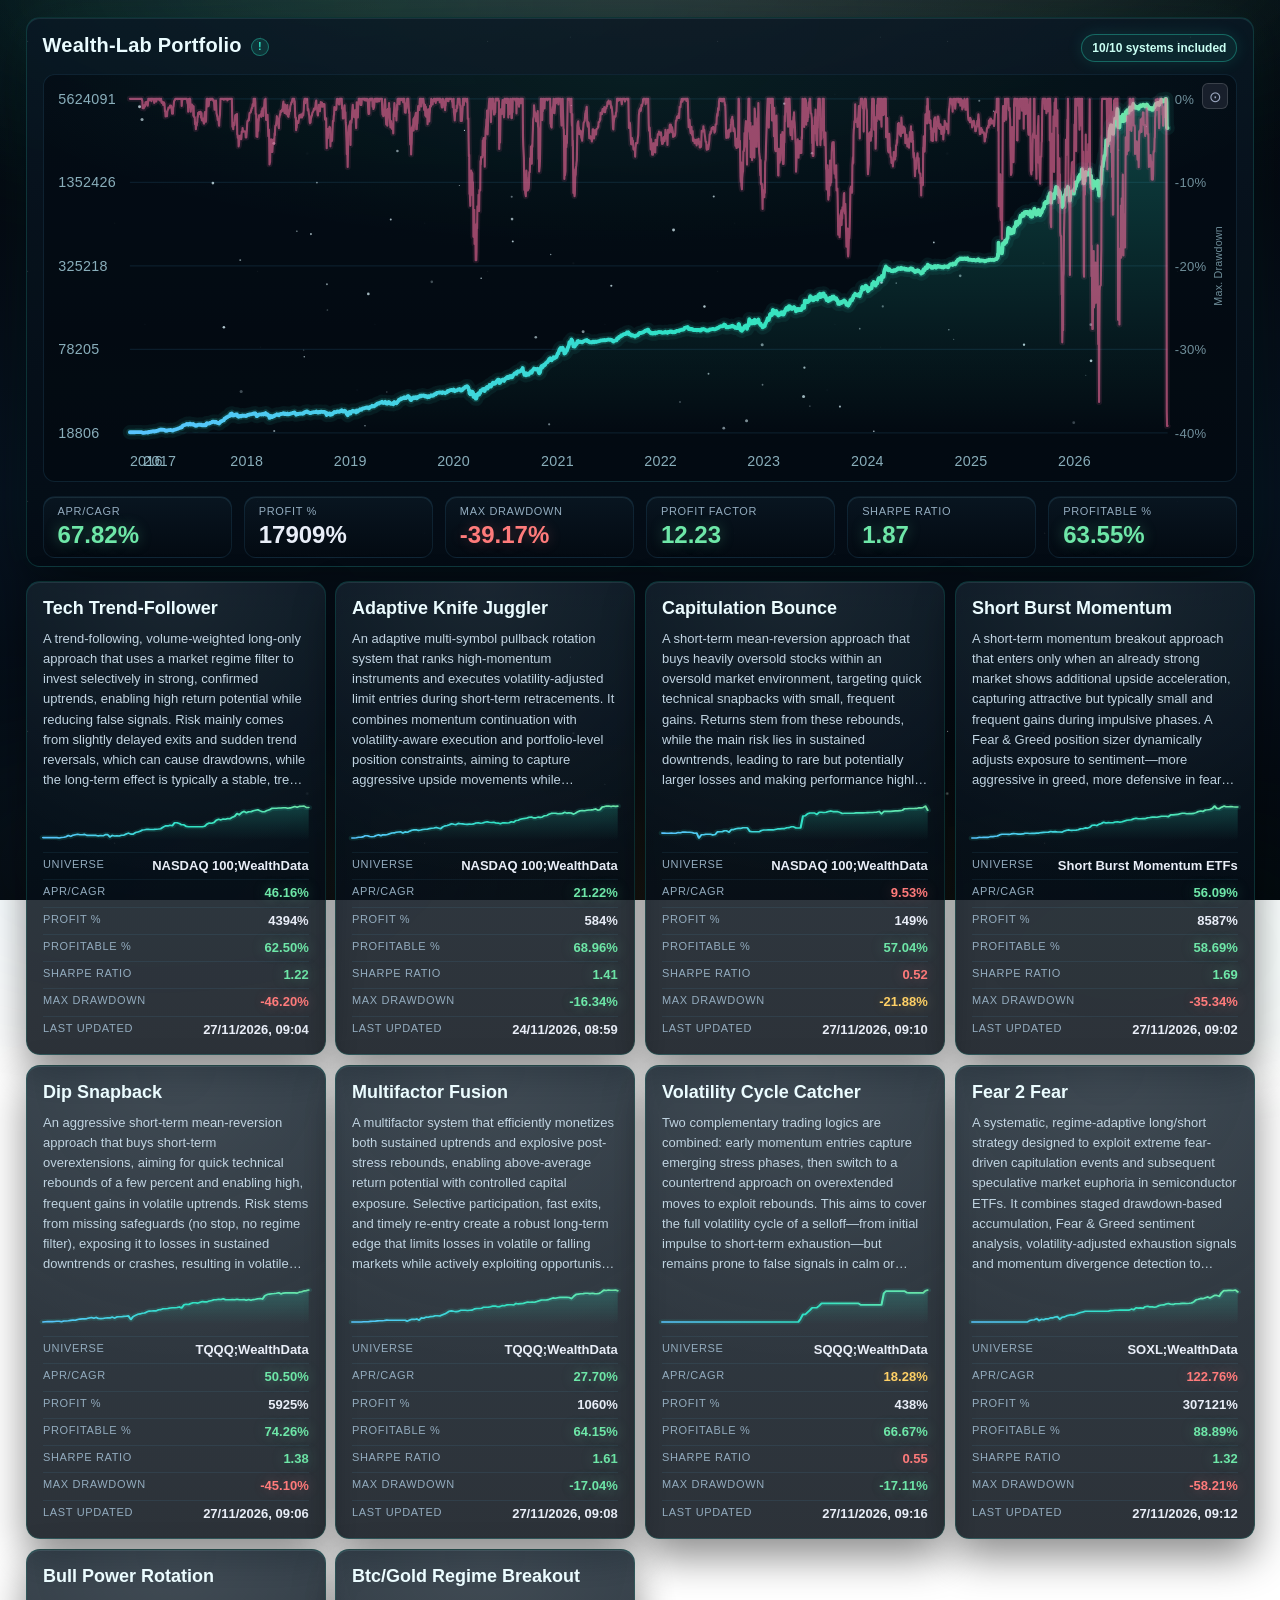
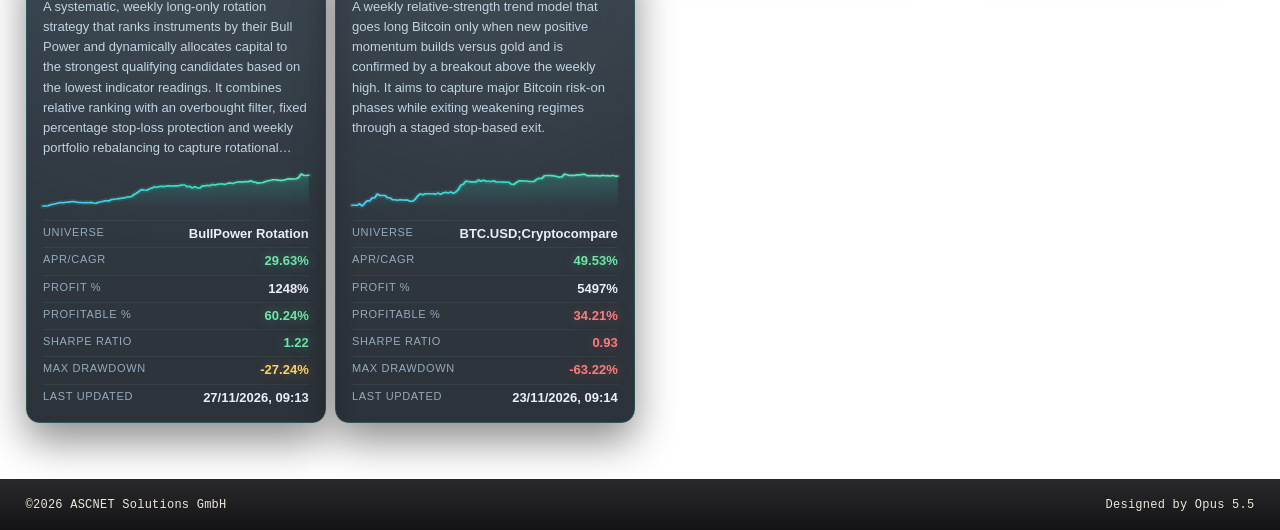
<file: index.html>
<!DOCTYPE html>
<html lang="en">

<head>
    <meta charset="UTF-8" />
    <meta name="viewport" content="width=device-width, initial-scale=1.0" />
    <title>Wealth-Lab Meta-Portfolio | Systematic Trading Systems Overview</title>
    <meta name="description" content="Live overview of the Wealth-Lab Meta-Portfolio — a multi-strategy, regime-aware systematic trading framework active since 2016. Track equity performance, drawdowns and key metrics across all independent trading systems." />
    <meta name="robots" content="index, follow" />
    <link rel="canonical" href="https://wl-trading-systems.ascnet.ch/" />
    <meta property="og:title" content="Wealth-Lab Meta-Portfolio" />
    <meta property="og:description" content="Live performance dashboard of a systematic multi-strategy portfolio active since 2016." />
    <meta property="og:type" content="website" />
    <meta property="og:url" content="https://wl-trading-systems.ascnet.ch/" />
    <script type="application/ld+json">
    {
      "@context": "https://schema.org",
      "@type": "WebSite",
      "name": "Wealth-Lab Meta-Portfolio",
      "url": "https://wl-trading-systems.ascnet.ch/",
      "description": "Systematic multi-strategy trading portfolio dashboard, active since 2016."
    }
    </script>
    <link rel="stylesheet" href="css/landing.css" />
    <link rel="stylesheet" href="css/motion.css" />
    <link rel="stylesheet" href="css/theme-aurora.css" />
    <script src="js/theme.js"></script>
</head>

<body>
    <div id="pageLoader" class="page-loader-overlay" role="status" aria-live="polite" aria-label="Loading dashboard overview">
        <div class="page-loader-card">
            <div class="page-loader-chart" aria-hidden="true">
                <svg class="loader-layer" viewBox="-4 -6 168 74" focusable="false">
                    <g class="loader-grid">
                        <line x1="0" y1="16" x2="160" y2="16"></line>
                        <line x1="0" y1="32" x2="160" y2="32"></line>
                        <line x1="0" y1="48" x2="160" y2="48"></line>
                    </g>
                    <g class="loader-bars">
                        <rect x="4" y="57" width="9" height="7" style="--i:0"></rect>
                        <rect x="19.4" y="53" width="9" height="11" style="--i:1"></rect>
                        <rect x="34.8" y="56" width="9" height="8" style="--i:2"></rect>
                        <rect x="50.2" y="51" width="9" height="13" style="--i:3"></rect>
                        <rect x="65.6" y="54" width="9" height="10" style="--i:4"></rect>
                        <rect x="81" y="49" width="9" height="15" style="--i:5"></rect>
                        <rect x="96.4" y="52" width="9" height="12" style="--i:6"></rect>
                        <rect x="111.8" y="55" width="9" height="9" style="--i:7"></rect>
                        <rect x="127.2" y="50" width="9" height="14" style="--i:8"></rect>
                        <rect x="142.6" y="48" width="9" height="16" style="--i:9"></rect>
                    </g>
                </svg>
                <div class="loader-reveal">
                    <div class="loader-reveal-inner">
                        <svg class="loader-layer" viewBox="-4 -6 168 74" focusable="false">
                            <defs>
                                <linearGradient id="loaderAreaFill" x1="0" y1="0" x2="0" y2="1">
                                    <stop offset="0%" stop-color="#58c4ff" stop-opacity="0.35"></stop>
                                    <stop offset="100%" stop-color="#58c4ff" stop-opacity="0"></stop>
                                </linearGradient>
                            </defs>
                            <path class="loader-area" d="M4 50 L18 44 L28 47 L40 36 L52 40 L64 29 L76 33 L88 23 L100 27 L112 16 L124 20 L138 11 L154 7 L154 64 L4 64 Z"></path>
                            <path class="loader-line-glow" d="M4 50 L18 44 L28 47 L40 36 L52 40 L64 29 L76 33 L88 23 L100 27 L112 16 L124 20 L138 11 L154 7"></path>
                            <path class="loader-line" d="M4 50 L18 44 L28 47 L40 36 L52 40 L64 29 L76 33 L88 23 L100 27 L112 16 L124 20 L138 11 L154 7"></path>
                        </svg>
                    </div>
                </div>
                <svg class="loader-layer" viewBox="-4 -6 168 74" focusable="false">
                    <circle class="loader-pulse" cx="154" cy="7" r="3.5"></circle>
                    <circle class="loader-tip" cx="154" cy="7" r="3.5"></circle>
                </svg>
            </div>
            <div class="page-loader-title">Loading dashboard...</div>
            <div class="page-loader-text" id="pageLoaderText">Please wait while the overview is being prepared.</div>
        </div>
    </div>

    <main class="landing">
        <section class="portfolio-overview-section" aria-labelledby="portfolioOverviewTitle">
            <div class="portfolio-overview-card">
                <div class="portfolio-overview-header">
                    <div class="portfolio-title-wrap">
                        <h2 id="portfolioOverviewTitle" class="portfolio-overview-title">Wealth-Lab Portfolio</h2><span class="portfolio-info-tooltip">
                            <span class="portfolio-info-icon" aria-label="Portfolio history" role="img">!</span>
                            <span class="portfolio-info-box" role="tooltip">
                                The portfolio was initially established in 2016 with a small set of two systematic trading strategies. From the outset, the focus was on building a fully rule-based, process-driven framework with an emphasis on robustness and long-term survivability. Over time, one of the original strategies proved structurally sound and remains part of the portfolio today, while the other was retired as part of a disciplined validation and selection process.
                                <br><br>
                                Since 2019, the portfolio was systematically expanded through the addition of new strategies, each introduced following extensive research, testing and validation. These additions were not made simultaneously, but incrementally across multiple market cycles, allowing each component to be evaluated under different conditions before being integrated into the broader framework.
                                <br><br>
                                Throughout this period, all strategies were continuously refined and stress-tested, including through out-of-sample validation and portfolio-level analysis. Underperforming or redundant components were either improved or removed, ensuring that only resilient and complementary strategies remained.
                                <br><br>
                                The result is the current portfolio: a multi-strategy, regime-aware system composed of independently developed components that have been iteratively enhanced and integrated over several years. This evolutionary approach reflects a strong focus on process discipline, adaptability and the long-term stability of the overall system rather than short-term performance optimization.
                            </span>
                        </span>
                    </div>
                    <div class="portfolio-overview-status" id="portfolioOverviewStatus">Loading...</div>
                </div>
                <div class="portfolio-overview-chart-wrap">
                    <svg id="portfolioOverviewChart" viewBox="0 0 1000 340" preserveAspectRatio="xMidYMid meet" aria-label="Aggregated portfolio equity chart"></svg>
                </div>
                <div class="portfolio-kpi-grid grid-cards" id="portfolioOverviewCards" aria-live="polite"></div>

                <div class="regime-engine-wrap">
                    <div class="regime-engine-header">
                        <span class="regime-engine-title-row">
                            <span class="regime-engine-title">Risk-Regime Composite Score</span>
                            <span class="regime-info-tooltip">
                                <span class="regime-info-icon" aria-label="Info" role="img">!</span>
                                <span class="regime-info-box" role="tooltip">
                                    The Risk-Regime Composite Score is a normalized 0–100 indicator that captures the overall market environment by combining trend strength and momentum 
                                    across multiple time horizons, enriched by a forward-looking volatility component providing an external view of market stress and implied volatility dynamics
                                    <br><br>
                                    It integrates a slow (structural), medium (confirmation), and fast (timing) component, along with their directional changes (slopes), into a single regime signal.
                                    Higher values indicate a stable, risk-on environment with strong and aligned trends, while lower values reflect deteriorating conditions, increased fragility, and a transition toward risk-off.
                                    <br><br>
                                    The score is designed for portfolio-level exposure control, helping to determine when risk should be increased, reduced, or avoided, rather than for precise trade entry timing.
                                </span>
                            </span>
                        </span>
                        <span class="regime-engine-legend">
                            <span id="regimeLegendStretch" class="regime-legend-item regime-legend-stretch">&#9679; Risk-Regime Stretch Score</span>
                        </span>
                    </div>
                    <div class="regime-engine-chart-wrap">
                        <svg id="regimeEngineChart" viewBox="0 0 1000 170" preserveAspectRatio="xMidYMid meet"
                             aria-label="Market regime composite and stretch score chart"></svg>
                    </div>
                </div>
            </div>
        </section>

        <section class="systems-grid" id="systemsGrid" aria-live="polite"></section>
    </main>

    <footer class="site-footer" aria-label="Footer">
        <div class="site-footer-inner footer-simple">
            <div class="site-footer-left">©2026 ASCNET Solutions GmbH</div>
            <div class="site-footer-right">Designed by Opus 5.5</div>
        </div>
    </footer>

    <script>
    (function loadScriptsWithoutCache() {
        const cacheBuster = Date.now();
        const scripts = [
            "js/systems.js",
            "js/kpi-config.js",
            "js/motion.js",
            "js/equity-overview-chart.js",
            "js/regime-engine-chart.js",
            "js/landing.js"
        ];

        let index = 0;

        function loadNext() {
            if (index >= scripts.length) return;

            const script = document.createElement("script");
            script.src = scripts[index] + "?v=" + cacheBuster;
            script.onload = function () {
                index += 1;
                loadNext();
            };
            script.onerror = function () {
                console.error("Failed to load script:", scripts[index]);
            };

            document.body.appendChild(script);
        }

        loadNext();
    })();
    </script>
</body>

</html>
</file>
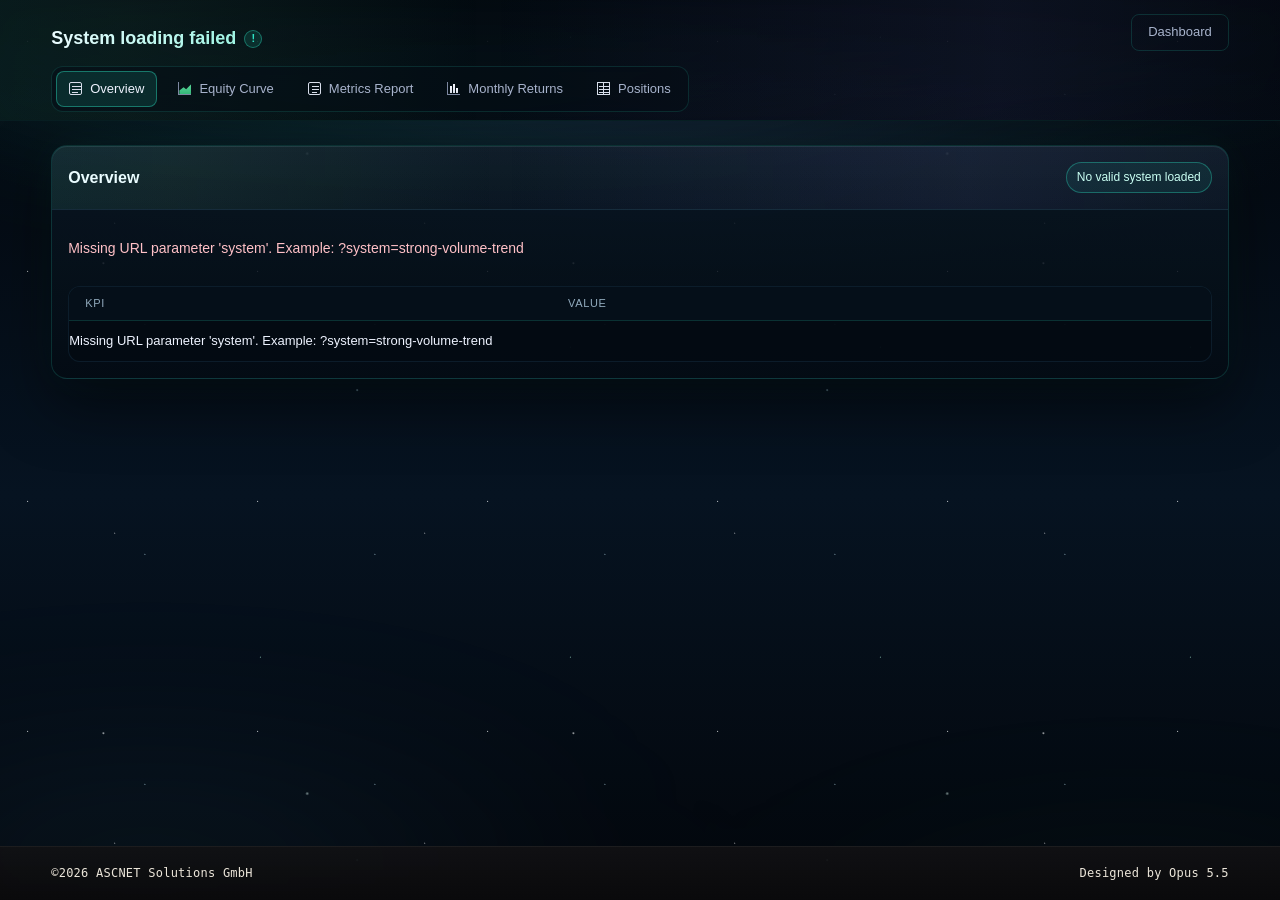
<file: dashboard/index.html>
<!DOCTYPE html>
<html lang="en">

<head>
    <meta charset="UTF-8" />
    <meta name="viewport" content="width=device-width, initial-scale=1.0" />
    <title>Wealth-Lab Meta-Portfolio</title>
    <meta name="description" content="Shared dashboard for all Wealth-Lab trading systems" />
    <link rel="stylesheet" href="../css/styles.css" />
    <link rel="stylesheet" href="../css/motion.css" />
    <link rel="stylesheet" href="../css/theme-aurora.css" />
    <script src="../js/theme.js"></script>
</head>

<body>
    <div id="pageLoader" class="page-loader-overlay" role="status" aria-live="polite" aria-label="Loading system data">
        <div class="page-loader-card">
            <div class="page-loader-chart" aria-hidden="true">
                <svg class="loader-layer" viewBox="-4 -6 168 74" focusable="false">
                    <g class="loader-grid">
                        <line x1="0" y1="16" x2="160" y2="16"></line>
                        <line x1="0" y1="32" x2="160" y2="32"></line>
                        <line x1="0" y1="48" x2="160" y2="48"></line>
                    </g>
                    <g class="loader-bars">
                        <rect x="4" y="57" width="9" height="7" style="--i:0"></rect>
                        <rect x="19.4" y="53" width="9" height="11" style="--i:1"></rect>
                        <rect x="34.8" y="56" width="9" height="8" style="--i:2"></rect>
                        <rect x="50.2" y="51" width="9" height="13" style="--i:3"></rect>
                        <rect x="65.6" y="54" width="9" height="10" style="--i:4"></rect>
                        <rect x="81" y="49" width="9" height="15" style="--i:5"></rect>
                        <rect x="96.4" y="52" width="9" height="12" style="--i:6"></rect>
                        <rect x="111.8" y="55" width="9" height="9" style="--i:7"></rect>
                        <rect x="127.2" y="50" width="9" height="14" style="--i:8"></rect>
                        <rect x="142.6" y="48" width="9" height="16" style="--i:9"></rect>
                    </g>
                </svg>
                <div class="loader-reveal">
                    <div class="loader-reveal-inner">
                        <svg class="loader-layer" viewBox="-4 -6 168 74" focusable="false">
                            <defs>
                                <linearGradient id="loaderAreaFill" x1="0" y1="0" x2="0" y2="1">
                                    <stop offset="0%" stop-color="#58c4ff" stop-opacity="0.35"></stop>
                                    <stop offset="100%" stop-color="#58c4ff" stop-opacity="0"></stop>
                                </linearGradient>
                            </defs>
                            <path class="loader-area" d="M4 50 L18 44 L28 47 L40 36 L52 40 L64 29 L76 33 L88 23 L100 27 L112 16 L124 20 L138 11 L154 7 L154 64 L4 64 Z"></path>
                            <path class="loader-line-glow" d="M4 50 L18 44 L28 47 L40 36 L52 40 L64 29 L76 33 L88 23 L100 27 L112 16 L124 20 L138 11 L154 7"></path>
                            <path class="loader-line" d="M4 50 L18 44 L28 47 L40 36 L52 40 L64 29 L76 33 L88 23 L100 27 L112 16 L124 20 L138 11 L154 7"></path>
                        </svg>
                    </div>
                </div>
                <svg class="loader-layer" viewBox="-4 -6 168 74" focusable="false">
                    <circle class="loader-pulse" cx="154" cy="7" r="3.5"></circle>
                    <circle class="loader-tip" cx="154" cy="7" r="3.5"></circle>
                </svg>
            </div>
            <div class="page-loader-title">Loading system...</div>
            <div class="page-loader-text" id="pageLoaderText">Please wait while the dashboard is being prepared.</div>
        </div>
    </div>

    <div class="app">
        <header class="topbar">
            <div class="topbar-inner">
                <div class="topbar-header-row">
                    <div>
                        <div class="strategy-title-row">
                            <div id="strategyTitle" class="strategy-title"></div>
                            <span id="strategyInfo" class="header-info" role="button" tabindex="0" aria-label="Show strategy description" hidden>!</span>
                        </div>
                        <div id="strategyDescription" class="strategy-description"></div>
                    </div>
                    <a class="topbar-back-link" href="../index.html" aria-label="Dashboard">Dashboard</a>
                </div>
                <div class="topbar-nav-row">
                    <span class="active-tab-label" id="activeTabLabel">Overview</span>
                    <button class="hamburger" id="hamburgerBtn" aria-label="Open menu" aria-expanded="false">
                        <span></span>
                        <span></span>
                        <span></span>
                    </button>
                </div>
                <nav class="tabs" id="mainNav" aria-label="Report Tabs">
                    <button class="tab active" data-tab="overview">
                        <span class="tab-icon icon-overview"></span>
                        <span>Overview</span>
                    </button>
                    <button class="tab" data-tab="equity-curve">
                        <span class="tab-icon icon-equity"></span>
                        <span>Equity Curve</span>
                    </button>
                    <button class="tab" data-tab="metrics-report">
                        <span class="tab-icon icon-metrics"></span>
                        <span>Metrics Report</span>
                    </button>
                    <button class="tab" data-tab="monthly-returns">
                        <span class="tab-icon icon-monthly"></span>
                        <span>Monthly Returns</span>
                    </button>
                    <button class="tab" data-tab="positions">
                        <span class="tab-icon icon-positions"></span>
                        <span>Positions</span>
                    </button>
                </nav>
            </div>
        </header>

        <main class="content">
            <section class="panel active" id="overview">
                <div class="panel-header">
                    <div>
                        <div class="panel-title">Overview</div>
                        <div class="panel-subtitle" id="overviewSubtitle"></div>
                    </div>
                    <div class="badge" id="lastUpdateBadge">No data loaded yet</div>
                </div>
                <div class="body-section">
                    <div class="grid-cards" id="overviewCards"></div>

                    <div class="table-wrap">
                        <table>
                            <thead>
                                <tr>
                                    <th>KPI</th>
                                    <th>Value</th>
                                </tr>
                            </thead>
                            <tbody id="overviewTableBody"></tbody>
                        </table>
                    </div>
                </div>
            </section>

            <section class="panel" id="equity-curve">
                <div class="panel-header">
                    <div>
                        <div class="panel-title">Equity Curve & Drawdown</div>
                    </div>
                </div>
                <div class="chart-wrap">
                    <div class="chart-box">
                        <svg id="equityChart" viewBox="0 0 1000 340" preserveAspectRatio="xMidYMid meet" aria-label="Equity Curve Chart"></svg>
                    </div>
                </div>
            </section>

            <section class="panel" id="metrics-report">
                <div class="panel-header">
                    <div>
                        <div class="panel-title">Metrics Report</div>
                    </div>
                </div>
                <div class="body-section table-wrap">
                    <table>
                        <thead>
                            <tr>
                                <th>KPI</th>
                                <th>Value</th>
                            </tr>
                        </thead>
                        <tbody id="metricsTableBody"></tbody>
                    </table>
                </div>
            </section>

            <section class="panel" id="monthly-returns">
                <div class="panel-header">
                    <div>
                        <div class="panel-title">Monthly Returns</div>
                    </div>
                </div>
                <div class="body-section">
                    <div class="months-grid" id="monthlyReturnsGrid"></div>
                </div>
            </section>

            <section class="panel" id="positions">
                <div class="panel-header">
                    <div>
                        <div class="panel-title">Positions</div>
                    </div>
                </div>
                <div class="body-section table-wrap">
                    <table>
                        <thead>
                            <tr>
                                <th class="col-symbol">Symbol</th>
                                <th class="sortable" data-sort="entryDate">Entry Date <span class="sort-icon"></span></th>
                                <th class="sortable" data-sort="exitDate">Exit Date <span class="sort-icon"></span></th>
                                <th class="col-hide-mobile">Entry Price</th>
                                <th class="col-hide-mobile">Exit Price</th>
                                <th class="sortable" data-sort="plPercent">P/L % <span class="sort-icon"></span></th>
                                <th>Days Held</th>
                            </tr>
                        </thead>
                        <tbody id="positionsTableBody"></tbody>
                    </table>
                </div>
            </section>
        </main>
    </div>

    <footer class="site-footer" aria-label="Footer">
        <div class="site-footer-inner footer-simple">
            <div class="site-footer-left">©2026 ASCNET Solutions GmbH</div>
            <div class="site-footer-right">Designed by Opus 5.5</div>
        </div>
    </footer>

    <div id="cardTooltip" class="card-tooltip" role="tooltip"></div>
    <script>
    // Skripte nacheinander nachladen (wie index.html): Der Parser wird nicht blockiert,
    // damit der Seitenübergang (View Transition) zuverlässig greift (D-029).
    (function loadScriptsSequentially() {
        const scripts = [
            "../js/systems.js",
            "../js/monthly-returns.js",
            "../js/kpi-config.js",
            "../js/motion.js",
            "../js/equity-system-chart.js",
            "../js/main.js",
            "../js/dashboard-loader.js"
        ];

        let index = 0;

        function loadNext() {
            if (index >= scripts.length) return;

            const script = document.createElement("script");
            script.src = scripts[index];
            script.onload = function () {
                index += 1;
                loadNext();
            };
            script.onerror = function () {
                console.error("Failed to load script:", scripts[index]);
            };

            document.body.appendChild(script);
        }

        loadNext();
    })();
    </script>
</body>

</html>
</file>
<file: css/landing.css>
:root {
  --bg: #101218;
  --bg-soft: #161b24;
  --panel: #1e2430;
  --panel-soft: #242c3a;
  --border: #364055;
  --text: #e9eef8;
  --muted: #9aa7bf;
  --accent: #58c4ff;
  --accent-2: #6fffb0;
  --danger: #ff6b6b;
  --shadow: 0 18px 40px rgba(0, 0, 0, 0.35);
}

* {
  box-sizing: border-box;
}

body {
  margin: 0;
  min-height: 100vh;
  display: flex;
  flex-direction: column;
  position: relative;
  overflow-x: hidden;
  isolation: isolate;
  font-family: "Segoe UI", Tahoma, Geneva, Verdana, sans-serif;
  color: var(--text);
  background: linear-gradient(rgba(201, 157, 84, 0.045) 1px, transparent 1px),
    linear-gradient(90deg, rgba(201, 157, 84, 0.045) 1px, transparent 1px),
    radial-gradient(
      circle at 50% 0%,
      rgba(255, 212, 138, 0.08),
      transparent 0 34%
    ),
    /* linear-gradient(180deg, #08080b 0%, #120f0c 48%, #0b0d12 100%); */
      linear-gradient(180deg, #353534 0%, #417983 48%, #0b0d12 100%);

  background-size: 34px 34px, 34px 34px, auto, auto;
  background-attachment: fixed;
}

body::before,
body::after {
  content: "";
  position: fixed;
  inset: -14% -10%;
  pointer-events: none;
  z-index: -1;
  filter: blur(90px);
  opacity: 0.92;
  mix-blend-mode: screen;
}

body::before {
  background: radial-gradient(
      circle at 14% 12%,
      rgba(214, 164, 78, 0.3),
      transparent 0 28%
    ),
    radial-gradient(
      circle at 88% 10%,
      rgba(255, 210, 120, 0.18),
      transparent 0 24%
    ),
    radial-gradient(
      circle at 50% -6%,
      rgba(155, 114, 58, 0.14),
      transparent 0 22%
    );
}

body::after {
  background: radial-gradient(
      circle at 24% 74%,
      rgba(191, 145, 63, 0.12),
      transparent 0 18%
    ),
    radial-gradient(
      circle at 78% 84%,
      rgba(255, 214, 138, 0.08),
      transparent 0 18%
    );
}

.page-loader-overlay {
  position: fixed;
  inset: 0;
  z-index: 120;
  display: flex;
  align-items: center;
  justify-content: center;
  padding: 16px;
  background: rgba(7, 10, 16, 0.72);
  backdrop-filter: blur(8px);
  opacity: 1;
  visibility: visible;
  transition: opacity 180ms ease, visibility 180ms ease;
}

.page-loader-overlay.hidden {
  opacity: 0;
  visibility: hidden;
  pointer-events: none;
}

.page-loader-card {
  width: min(360px, 92vw);
  padding: 24px;
  border-radius: 16px;
  border: 1px solid rgba(255, 255, 255, 0.1);
  background: linear-gradient(
    180deg,
    rgba(18, 23, 34, 0.96),
    rgba(23, 29, 42, 0.96)
  );
  box-shadow: 0 22px 54px rgba(0, 0, 0, 0.42);
  text-align: center;
}

.page-loader-title {
  font-size: 16px;
  font-weight: 600;
  color: var(--text);
}

.page-loader-text {
  margin-top: 8px;
  color: var(--muted);
  font-size: 13px;
}

.landing {
  flex: 1;
  width: min(1200px, 94vw);
  margin: 0 auto;
  padding: 1px 0 56px;
}

.site-footer {
  margin-top: auto;
  border-top: 1px solid rgba(255, 255, 255, 0.08);
  background: linear-gradient(
    180deg,
    rgba(18, 18, 20, 0.9),
    rgba(10, 10, 12, 0.96)
  );
  backdrop-filter: blur(10px);
}

.site-footer-inner {
  width: min(1200px, 94vw);
  margin: 0 auto;
  padding: 18px 0;
  display: grid;
  grid-template-columns: 1fr auto 1fr;
  align-items: center;
  gap: 16px;
}

.site-footer-left,
.site-footer-right,
.site-footer-link,
.site-footer-separator {
  font-family: "Consolas", "SFMono-Regular", monospace;
  font-size: 12px;
  color: rgba(255, 248, 236, 0.92);
  letter-spacing: 0.02em;
}

.footer-simple {
  grid-template-columns: 1fr 1fr;
}

.site-footer-right {
  text-align: right;
}

.landing-header h1 {
  margin: 0;
  font-size: clamp(26px, 4vw, 40px);
  letter-spacing: 0.02em;
}

.landing-header p {
  margin: 10px 0 0;
  color: var(--muted);
  line-height: 1.6;
  max-width: 860px;
}

.portfolio-overview-section {
  margin-top: 16px;
}

.portfolio-overview-card {
  background: linear-gradient(180deg, var(--panel) 0%, #1a202b 100%);
  border: 1px solid var(--border);
  border-radius: 14px;
  padding: 16px 16px 8px;
  box-shadow: var(--shadow);
}

.portfolio-overview-header {
  display: flex;
  justify-content: space-between;
  align-items: flex-start;
  gap: 16px;
  margin-bottom: 12px;
}

.portfolio-overview-title {
  margin: 0;
  font-size: 20px;
}

.portfolio-title-wrap {
  display: flex;
  align-items: center;
  gap: 0;
  flex-wrap: nowrap;
  min-width: 0;
}

.portfolio-info-tooltip {
  position: relative;
  display: inline-flex;
  align-items: center;
  flex-shrink: 0;
  margin-left: 9px;
  top: 1px;
}

.portfolio-info-icon {
  display: inline-flex;
  align-items: center;
  justify-content: center;
  width: 18px;
  height: 18px;
  border-radius: 50%;
  background: rgba(88, 196, 255, 0.15);
  border: 1px solid rgba(88, 196, 255, 0.35);
  color: var(--accent);
  font-size: 11px;
  font-weight: 700;
  font-style: normal;
  font-family: "Segoe UI", sans-serif;
  cursor: default;
  line-height: 1;
  user-select: none;
  transition: background 0.2s, border-color 0.2s;
}

.portfolio-info-tooltip:hover .portfolio-info-icon {
  background: rgba(88, 196, 255, 0.28);
  border-color: var(--accent);
}

.portfolio-info-box {
  display: none;
  position: absolute;
  top: calc(100% + 10px);
  left: 0;
  z-index: 200;
  width: 440px;
  max-width: min(440px, 90vw);
  background: #1a2235;
  border: 1px solid rgba(88, 196, 255, 0.22);
  border-radius: 10px;
  padding: 14px 16px;
  color: var(--text);
  font-size: 12.5px;
  line-height: 1.6;
  font-weight: 400;
  box-shadow: 0 8px 32px rgba(0, 0, 0, 0.55);
  white-space: normal;
  word-wrap: break-word;
  pointer-events: none;
}

.portfolio-info-tooltip:hover .portfolio-info-box {
  display: block;
}

@media (max-width: 700px) {
  .portfolio-title-wrap {
    position: relative;
  }
  .portfolio-info-tooltip {
    position: static;
  }
  .portfolio-info-box {
    position: absolute;
    top: 100%;
    left: 0;
    right: 0;
    bottom: auto;
    width: auto;
    max-width: none;
  }
}

.portfolio-overview-subtitle {
  margin: 6px 0 0;
  color: var(--muted);
  line-height: 1.5;
}

.portfolio-overview-status {
  flex: 0 0 auto;
  padding: 6px 10px;
  border-radius: 999px;
  border: 1px solid rgba(88, 196, 255, 0.25);
  background: rgba(88, 196, 255, 0.08);
  color: #cfeaff;
  font-size: 12px;
  font-weight: 600;
}

.portfolio-overview-chart-wrap {
  width: 100%;
  overflow: hidden;
  border: 1px solid rgba(255, 255, 255, 0.06);
  border-radius: 12px;
  background: linear-gradient(
    180deg,
    rgba(88, 196, 255, 0.08),
    rgba(88, 196, 255, 0.02)
  );
  position: relative;
}

.chart-zoom-reset {
  position: absolute;
  top: 8px;
  right: 8px;
  z-index: 10;
  width: 26px;
  height: 26px;
  border-radius: 6px;
  border: 1px solid rgba(255, 255, 255, 0.15);
  background: rgba(30, 36, 48, 0.82);
  color: var(--muted);
  font-size: 15px;
  line-height: 1;
  cursor: pointer;
  display: flex;
  align-items: center;
  justify-content: center;
  transition: background 0.15s, color 0.15s, border-color 0.15s;
  backdrop-filter: blur(4px);
}

.chart-zoom-reset:hover {
  background: rgba(88, 196, 255, 0.18);
  border-color: var(--accent);
  color: var(--accent);
}

.portfolio-overview-chart-wrap svg {
  width: 100%;
  height: auto;
  display: block;
}

.portfolio-kpi-grid {
  margin-top: 14px;
  display: grid;
  grid-template-columns: repeat(auto-fit, minmax(170px, 1fr));
  gap: 12px;
}

.portfolio-kpi-grid .card {
  background: linear-gradient(
    180deg,
    rgba(24, 31, 44, 0.98),
    rgba(20, 26, 38, 0.98)
  );
  border: 1px solid rgba(255, 255, 255, 0.06);
  border-radius: 12px;
  padding: 8px 14px;
}

.portfolio-kpi-grid .card-label {
  color: var(--muted);
  font-size: 12px;
  margin-bottom: 4px;
}

.portfolio-kpi-grid .card-value {
  font-size: 24px;
  line-height: 1.2;
  font-weight: 600;
  color: var(--text);
}

.portfolio-kpi-grid .card-value.kpi-positive {
  color: #6ee7a8;
}

.portfolio-kpi-grid .card-value.kpi-warning {
  color: #ffd166;
}

.portfolio-kpi-grid .card-value.kpi-danger {
  color: #ff7b7b;
}

.portfolio-kpi-empty {
  grid-column: 1 / -1;
  padding: 12px 14px;
  border: 1px dashed rgba(255, 255, 255, 0.12);
  border-radius: 12px;
  color: var(--muted);
  text-align: center;
}

.systems-grid {
  margin-top: 14px;
  display: grid;
  grid-template-columns: repeat(auto-fit, minmax(240px, 1fr));
  gap: 10px;
  perspective: 1000px;
}

.system-card {
  text-decoration: none;
  color: inherit;
  display: flex;
  flex-direction: column;
  height: 100%;
  background: linear-gradient(180deg, var(--panel) 0%, #1a202b 100%);
  border: 1px solid var(--border);
  border-radius: 14px;
  padding: 16px;
  box-shadow: var(--shadow);
  position: relative;
  transition: transform 0.08s ease-out, border-color 0.3s ease,
    box-shadow 0.3s ease;
  will-change: transform;
}

/* Rotating gradient border (shown on hover) */
.system-card::before {
  content: "";
  position: absolute;
  inset: 0;
  border-radius: 14px;
  padding: 1.5px;
  background: linear-gradient(var(--sc-angle, 0deg), #58c4ff, #b98a2f, #58c4ff);
  mask: linear-gradient(#fff 0 0) content-box, linear-gradient(#fff 0 0);
  -webkit-mask: linear-gradient(#fff 0 0) content-box, linear-gradient(#fff 0 0);
  mask-composite: exclude;
  -webkit-mask-composite: xor;
  pointer-events: none;
  opacity: 0;
  transition: opacity 0.3s;
  z-index: 0;
}

.system-card:hover::before {
  opacity: 1;
  animation: sc-rotate-border 4s linear infinite;
}

@property --sc-angle {
  syntax: "<angle>";
  initial-value: 0deg;
  inherits: false;
}

@keyframes sc-rotate-border {
  to {
    --sc-angle: 360deg;
  }
}

.system-card:hover {
  border-color: #58c4ff;
  box-shadow: 0 20px 44px rgba(0, 0, 0, 0.42),
    0 0 0 1px rgba(185, 138, 47, 0.28), 0 0 18px rgba(185, 138, 47, 0.16);
}

/* Gloss / light reflection overlay */
.system-card-gloss {
  position: absolute;
  inset: 0;
  border-radius: 14px;
  pointer-events: none;
  z-index: 1;
  background: radial-gradient(
    circle at 50% 0%,
    rgba(255, 255, 255, 0.07) 0%,
    transparent 60%
  );
  transition: background 0.05s linear;
}

.system-card-head {
  display: flex;
  align-items: center;
  gap: 10px;
}

.system-card-head h2 {
  margin: 0;
  font-size: 18px;
}

.system-description {
  margin: 10px 0 14px;
  color: #d2dbeb;
  font-size: 13px;
  min-height: calc(1.55em * 8);
  line-height: 1.55;
  overflow: hidden;
  display: -webkit-box;
  -webkit-line-clamp: 8;
  -webkit-box-orient: vertical;
}

/* Sparkline der Equity-Kurve (wird in landing.js nachträglich befüllt) */
.system-spark {
  height: 36px;
  margin: 0 0 12px;
}

.system-spark svg {
  display: block;
  width: 100%;
  height: 100%;
  overflow: visible;
}

.system-meta {
  margin: 0;
  display: grid;
  gap: 5px;
  margin-top: auto;
}

.system-meta div {
  display: flex;
  justify-content: space-between;
  gap: 12px;
  border-top: 1px solid rgba(255, 255, 255, 0.06);
  padding-top: 5px;
}

.system-meta dt {
  color: var(--muted);
  font-size: 12px;
  line-height: 1.25;
}

.system-meta dd {
  margin: 0;
  text-align: right;
  font-size: 13px;
  line-height: 1.25;
  color: var(--text);
  font-weight: 600;
}

.system-meta dd.kpi-positive {
  color: #6ee7a8;
}

.system-meta dd.kpi-warning {
  color: #ffd166;
}

.system-meta dd.kpi-danger {
  color: #ff7b7b;
}

.kpi-trophy {
  font-size: 12px;
  vertical-align: baseline;
}

.system-card-error {
  border-color: rgba(255, 107, 107, 0.55);
  background: linear-gradient(180deg, #2b1f23 0%, #201619 100%);
}

.system-card-error .system-description {
  color: #ffb6b6;
}

/* Touch: unsichtbare Tippfläche von 44 x 44 px, sichtbare Grösse unverändert (INC-25) */
@media (pointer: coarse) {
  .portfolio-info-icon,
  .regime-info-icon {
    position: relative;
  }

  .portfolio-info-icon::after,
  .regime-info-icon::after,
  .chart-zoom-reset::after {
    content: "";
    position: absolute;
    left: 50%;
    top: 50%;
    width: 44px;
    height: 44px;
    transform: translate(-50%, -50%);
  }
}

/* Reduced-Motion wie im Dashboard (styles.css), inkl. Pseudo-Elemente (rotierender Kachelrand) */
@media (prefers-reduced-motion: reduce) {
  *,
  *::before,
  *::after {
    animation: none !important;
    transition: none !important;
  }
}

@media (min-width: 1280px) {
  .landing,
  .site-footer-inner {
    width: min(1360px, 96vw);
  }

  .systems-grid {
    grid-template-columns: repeat(auto-fit, minmax(260px, 1fr));
  }
}

@media (max-width: 700px) {
  .landing {
    width: min(1200px, 92vw);
    padding: 24px 0 36px;
  }

  .portfolio-overview-header {
    flex-direction: column;
    align-items: stretch;
  }

  .portfolio-overview-status {
    align-self: flex-start;
  }

  .chart-zoom-reset {
    display: none;
  }

  .portfolio-kpi-grid {
    grid-template-columns: repeat(2, 1fr);
    gap: 10px;
  }

  .portfolio-kpi-grid .card-value {
    font-size: 20px;
  }

  .systems-grid {
    grid-template-columns: 1fr;
  }

  .system-card-head h2 {
    font-size: 15px;
  }

  .site-footer-inner {
    grid-template-columns: 1fr;
    text-align: center;
    gap: 10px;
  }

  .footer-simple {
    grid-template-columns: 1fr;
  }

  .site-footer-right {
    text-align: center;
  }
}

/* ── Market Regime Engine Panel ─────────────────────────────────── */
.regime-engine-wrap {
  margin-top: 10px;
}

.regime-engine-header {
  display: flex;
  align-items: center;
  justify-content: space-between;
  gap: 20px;
  flex-wrap: wrap;
  margin-bottom: 5px;
}

.regime-engine-title-row {
  display: inline-flex;
  align-items: center;
  gap: 0;
}

.regime-engine-title {
  font-size: 14px;
  font-weight: 700;
  color: var(--text);
  letter-spacing: 0.01em;
}

.regime-info-tooltip {
  position: relative;
  display: inline-flex;
  align-items: center;
  flex-shrink: 0;
  margin-left: 9px;
  top: 1px;
}

.regime-info-icon {
  display: inline-flex;
  align-items: center;
  justify-content: center;
  width: 18px;
  height: 18px;
  border-radius: 50%;
  background: rgba(88, 196, 255, 0.15);
  border: 1px solid rgba(88, 196, 255, 0.35);
  color: var(--accent);
  font-size: 11px;
  font-weight: 700;
  font-style: normal;
  font-family: "Segoe UI", sans-serif;
  cursor: default;
  line-height: 1;
  user-select: none;
  transition: background 0.2s, border-color 0.2s;
}

.regime-info-tooltip:hover .regime-info-icon {
  background: rgba(88, 196, 255, 0.28);
  border-color: var(--accent);
}

.regime-info-box {
  display: none;
  position: absolute;
  bottom: calc(100% + 10px);
  left: 0;
  z-index: 200;
  width: 400px;
  max-width: min(400px, 90vw);
  background: #1a2235;
  border: 1px solid rgba(88, 196, 255, 0.22);
  border-radius: 10px;
  padding: 14px 16px;
  color: var(--text);
  font-size: 12.5px;
  line-height: 1.6;
  font-weight: 400;
  box-shadow: 0 8px 32px rgba(0, 0, 0, 0.55);
  white-space: normal;
  word-wrap: break-word;
  pointer-events: none;
}

.regime-info-tooltip:hover .regime-info-box {
  display: block;
}

.regime-engine-legend {
  display: flex;
  gap: 26px;
  align-items: center;
  flex-wrap: wrap;
}

.regime-legend-item {
  font-size: 10px;
  font-weight: 400;
  color: var(--muted);
}

.regime-legend-stretch {
  color: #f5d97a;
}

.regime-engine-chart-wrap {
  width: 100%;
  overflow: hidden;
  border: 1px solid rgba(255, 255, 255, 0.06);
  border-radius: 10px;
  background: linear-gradient(
    180deg,
    rgba(15, 25, 40, 0.7),
    rgba(10, 18, 30, 0.5)
  );
}

.regime-engine-chart-wrap svg {
  width: 100%;
  height: auto;
  display: block;
}
</file>
<file: css/motion.css>
/*
 * motion.css – Animationen für Charts, Kennzahlen, Hintergrund und Dashboard (D-026, D-027)
 *
 * Regeln:
 * - Aktiv nur unter html.wl-motion (gesetzt von js/motion.js, nicht bei prefers-reduced-motion).
 * - Der statische Zustand ist der Endzustand; animiert wird nur der Startzustand
 *   (@keyframes mit "from", animation-fill-mode: backwards).
 * - Einlaufanimationen starten erst unter html.wl-motion-ready (Loader ausgeblendet).
 */

:root {
  --wl-motion-ease: cubic-bezier(0.2, 0, 0, 1);
  --wl-motion-draw: 1400ms;
}

/* Farbe des Regime-Tints; als <color> registriert, damit sie weich überblendet */
@property --wl-tint {
  syntax: "<color>";
  inherits: true;
  initial-value: rgba(0, 0, 0, 0);
}

@keyframes wl-draw {
  from {
    stroke-dashoffset: 1;
  }
  to {
    stroke-dashoffset: 0;
  }
}

@keyframes wl-fade-in {
  from {
    opacity: 0;
  }
}

@keyframes wl-pop {
  from {
    opacity: 0;
    transform: scale(0.4);
  }
}

/* Linie zeichnet sich ein (Pfad mit pathLength="1"; dasharray 1 2 verhindert Punkt am Linienende) */
html.wl-motion .wl-draw-line {
  stroke-dasharray: 1 2;
  animation: wl-draw var(--wl-motion-draw) var(--wl-motion-ease) backwards;
  animation-delay: var(--wl-delay, 0ms);
  animation-play-state: paused;
}

/* Fläche, Hilfslinie oder Zustandsbänder blenden ein */
html.wl-motion .wl-fade-in {
  animation: wl-fade-in 900ms ease backwards;
  animation-delay: var(--wl-delay, 0ms);
  animation-play-state: paused;
}

/* Trophäe erscheint nach dem Hochzählen */
html.wl-motion .wl-trophy-pop {
  display: inline-block;
  animation: wl-pop 500ms cubic-bezier(0.34, 1.56, 0.64, 1) backwards;
  animation-delay: 1100ms;
  animation-play-state: paused;
}

/* Tabellenzellen und -zeilen blenden gestaffelt ein (Monthly Returns, Positions) */
html.wl-motion .wl-stagger-in {
  animation: wl-fade-in 420ms var(--wl-motion-ease) backwards;
  animation-delay: var(--wl-delay, 0ms);
  animation-play-state: paused;
}

html.wl-motion.wl-motion-ready .wl-draw-line,
html.wl-motion.wl-motion-ready .wl-fade-in,
html.wl-motion.wl-motion-ready .wl-trophy-pop,
html.wl-motion.wl-motion-ready .wl-stagger-in {
  animation-play-state: running;
}

/* ---- Kachel-Aufstieg (FR-M-14) und Sparkline (FR-M-15) ---- */

@keyframes wl-rise-in {
  from {
    opacity: 0;
    transform: translateY(14px);
  }
}

html.wl-motion .wl-reveal {
  animation: wl-rise-in 600ms var(--wl-motion-ease) backwards;
  animation-delay: var(--wl-reveal-delay, 0ms);
  animation-play-state: paused;
}

html.wl-motion.wl-motion-ready .wl-reveal.wl-revealed {
  animation-play-state: running;
}

/* Inhalte einer Kachel warten, bis die Kachel sichtbar wird */
html.wl-motion .wl-reveal:not(.wl-revealed) .wl-draw-line,
html.wl-motion .wl-reveal:not(.wl-revealed) .wl-fade-in {
  animation-play-state: paused;
}

/* ---- Seitenübergang Landing <-> Dashboard (FR-M-16) ---- */

@media (prefers-reduced-motion: no-preference) {
  @view-transition {
    navigation: auto;
  }
}

::view-transition-old(root),
::view-transition-new(root) {
  animation-duration: 320ms;
  animation-timing-function: var(--wl-motion-ease);
}

/* ---- Hintergrund-Drift (FR-M-08) und Regime-Tint (FR-M-09), ab 701 px ---- */

@keyframes wl-drift-a {
  from {
    transform: translate3d(-2%, -1.5%, 0);
  }
  to {
    transform: translate3d(2.5%, 2%, 0);
  }
}

@keyframes wl-drift-b {
  from {
    transform: translate3d(2%, 1.5%, 0);
  }
  to {
    transform: translate3d(-2.5%, -2%, 0);
  }
}

.wl-ambient {
  display: none;
}

html[data-wl-regime="StrongRiskOn"] {
  --wl-tint: rgba(63, 207, 142, 0.2);
}

html[data-wl-regime="RiskOn"] {
  --wl-tint: rgba(63, 207, 142, 0.12);
}

html[data-wl-regime="Caution"] {
  --wl-tint: rgba(255, 191, 95, 0.13);
}

html[data-wl-regime="RiskOff"] {
  --wl-tint: rgba(255, 110, 122, 0.18);
}

@media (min-width: 701px) {
  html.wl-motion body::before {
    animation: wl-drift-a 52s ease-in-out infinite alternate;
    will-change: transform;
  }

  html.wl-motion body::after {
    animation: wl-drift-b 64s ease-in-out infinite alternate;
    will-change: transform;
  }

  html.wl-motion .wl-ambient {
    display: block;
    position: fixed;
    inset: 0;
    z-index: -1;
    pointer-events: none;
    mix-blend-mode: screen;
    background: radial-gradient(
        ellipse 75% 55% at 50% -8%,
        var(--wl-tint),
        transparent 70%
      ),
      radial-gradient(
        ellipse 65% 45% at 50% 108%,
        var(--wl-tint),
        transparent 70%
      );
    transition: --wl-tint 2400ms ease;
  }
}

/* ---- Gleitender Tab-Indikator (FR-M-10), ab 769 px ---- */

.wl-tab-indicator {
  display: none;
}

@media (min-width: 769px) {
  html.wl-motion .tabs {
    position: relative;
  }

  html.wl-motion .tabs .tab {
    position: relative;
    z-index: 1;
  }

  html.wl-motion .wl-tab-indicator {
    display: block;
    position: absolute;
    left: 0;
    top: 0;
    width: 0;
    height: 0;
    box-sizing: border-box;
    border-radius: var(--radius-8, 8px);
    border: 1px solid rgba(110, 168, 255, 0.45);
    background: var(--color-accent-soft, rgba(110, 168, 255, 0.14));
    pointer-events: none;
    opacity: 0;
  }

  html.wl-motion .tabs.wl-has-indicator .wl-tab-indicator {
    opacity: 1;
    transition: transform 320ms var(--wl-motion-ease),
      width 320ms var(--wl-motion-ease), height 320ms var(--wl-motion-ease);
  }

  /* Die Markierung übernimmt die Darstellung des aktiven Tabs */
  html.wl-motion .tabs.wl-has-indicator .tab.active {
    background: transparent;
    border-color: transparent;
  }
}

/* ---- Loader als Mini-Chart (FR-M-17, D-030; Technik D-032) ----
 * Ausnahme: läuft ab dem ersten Bild, unabhängig von html.wl-motion,
 * weil der Loader vor motion.js sichtbar ist.
 * Nur transform und opacity (Compositor), damit der Loader flüssig bleibt,
 * während der Main-Thread die Daten verarbeitet (FR-M-18).
 */

.page-loader-chart {
  position: relative;
  width: 176px;
  height: 78px;
  margin: 0 auto 10px;
}

/* Drei SVG-Ebenen mit gleicher viewBox: Raster/Balken, Fläche/Linie, Spitze/Puls */
.page-loader-chart .loader-layer {
  position: absolute;
  inset: 0;
  width: 100%;
  height: 100%;
  overflow: visible;
}

/* Linie wird aufgedeckt: Fenster (aussen) und Inhalt (innen) verschieben sich
 * gegenläufig, der Inhalt bleibt stehen */
.page-loader-chart .loader-reveal,
.page-loader-chart .loader-reveal-inner {
  position: absolute;
  inset: 0;
}

.page-loader-chart .loader-reveal {
  overflow: hidden;
  animation: wl-loader-reveal 2.4s var(--wl-motion-ease) infinite;
  will-change: transform, opacity;
}

.page-loader-chart .loader-reveal-inner {
  animation: wl-loader-reveal-inner 2.4s var(--wl-motion-ease) infinite;
  will-change: transform;
}

.page-loader-chart .loader-grid line {
  stroke: rgba(255, 255, 255, 0.08);
  stroke-width: 1;
}

.page-loader-chart .loader-bars rect {
  fill: rgba(88, 196, 255, 0.18);
  transform-box: fill-box;
  transform-origin: 50% 100%;
  animation: wl-loader-bar 2.4s var(--wl-motion-ease) infinite;
  animation-delay: calc(var(--i, 0) * 70ms);
}

.page-loader-chart .loader-area {
  fill: url(#loaderAreaFill);
  animation: wl-loader-area 2.4s ease-in-out infinite;
}

.page-loader-chart .loader-line {
  fill: none;
  stroke: #58c4ff;
  stroke-width: 2.4;
  stroke-linejoin: round;
  stroke-linecap: round;
}

/* Glow als breiter, halbtransparenter Strich (kein Filter auf der Compositor-Ebene) */
.page-loader-chart .loader-line-glow {
  fill: none;
  stroke: #58c4ff;
  stroke-width: 8;
  stroke-opacity: 0.18;
  stroke-linejoin: round;
  stroke-linecap: round;
}

.page-loader-chart .loader-tip,
.page-loader-chart .loader-pulse {
  transform-box: fill-box;
  transform-origin: center;
}

.page-loader-chart .loader-tip {
  fill: #58c4ff;
  animation: wl-loader-tip 2.4s ease-out infinite;
}

.page-loader-chart .loader-pulse {
  fill: none;
  stroke: #58c4ff;
  stroke-width: 1.5;
  opacity: 0;
  animation: wl-loader-pulse 2.4s ease-out infinite;
}

/* Titel "atmet" über opacity (Compositor); ein Schimmer nur auf der Schrift wäre
 * ohne background-position nicht möglich (D-032) */
.page-loader-title {
  animation: wl-loader-breathe 2.4s ease-in-out infinite;
}

/* Karte schrumpft beim Ausblenden leicht */
.page-loader-overlay .page-loader-card {
  transition: transform 220ms var(--wl-motion-ease), opacity 220ms ease;
}

.page-loader-overlay.hidden .page-loader-card {
  transform: scale(0.96) translateY(6px);
  opacity: 0;
}

/* Ausgeblendet: Endlos-Animationen anhalten */
.page-loader-overlay.hidden .page-loader-chart *,
.page-loader-overlay.hidden .page-loader-title {
  animation-play-state: paused;
}

@keyframes wl-loader-reveal {
  0% {
    transform: translateX(-100%);
    opacity: 1;
  }
  50% {
    transform: translateX(0);
  }
  82% {
    transform: translateX(0);
    opacity: 1;
  }
  100% {
    transform: translateX(0);
    opacity: 0;
  }
}

@keyframes wl-loader-reveal-inner {
  0% {
    transform: translateX(100%);
  }
  50%,
  100% {
    transform: translateX(0);
  }
}

@keyframes wl-loader-area {
  0%,
  25% {
    opacity: 0;
  }
  55%,
  82% {
    opacity: 1;
  }
  100% {
    opacity: 0;
  }
}

@keyframes wl-loader-tip {
  0%,
  45% {
    opacity: 0;
    transform: scale(0.3);
  }
  55% {
    opacity: 1;
    transform: scale(1.4);
  }
  65%,
  82% {
    opacity: 1;
    transform: scale(1);
  }
  100% {
    opacity: 0;
    transform: scale(1);
  }
}

@keyframes wl-loader-pulse {
  0%,
  52% {
    opacity: 0;
    transform: scale(1);
  }
  56% {
    opacity: 0.7;
  }
  90%,
  100% {
    opacity: 0;
    transform: scale(3.2);
  }
}

@keyframes wl-loader-bar {
  0% {
    transform: scaleY(0.15);
    opacity: 0.4;
  }
  40%,
  82% {
    transform: scaleY(1);
    opacity: 1;
  }
  100% {
    transform: scaleY(0.15);
    opacity: 0.4;
  }
}

@keyframes wl-loader-breathe {
  0%,
  100% {
    opacity: 1;
  }
  50% {
    opacity: 0.62;
  }
}

@media (prefers-reduced-motion: reduce) {
  .page-loader-chart *,
  .page-loader-title {
    animation: none !important;
  }

  .page-loader-overlay .page-loader-card {
    transition: none;
  }
}

@media (prefers-reduced-motion: reduce) {
  .wl-draw-line,
  .wl-fade-in,
  .wl-trophy-pop,
  .wl-stagger-in,
  .wl-reveal {
    animation: none !important;
  }

  body::before,
  body::after {
    animation: none !important;
  }
}
</file>
<file: css/theme-aurora.css>
/*
 * theme-aurora.css – Visuelles Theme "Aurora" (Future State, D-031)
 *
 * Alle Regeln gelten nur unter html[data-theme="aurora"] (gesetzt von js/theme.js).
 * Mit data-theme="classic" bleibt die Darstellung unverändert.
 * KPI-Ampelfarben (D-016) und Heatmap-Farben werden nicht verändert.
 */

html[data-theme="aurora"] {
  --au-bg-0: #03060b;
  --au-bg-1: #071420;
  --au-cyan: #58c4ff;
  --au-teal: #2de2c4;
  --au-green: #6ee7a8;
  --au-rose: #ff6fa3;
  --au-violet: #8b7bff;
  --au-text: #eafcff;
  --au-muted: #93acbf;
  --au-glass: linear-gradient(
    180deg,
    rgba(10, 24, 36, 0.84),
    rgba(4, 11, 19, 0.84)
  );
  --au-border: rgba(45, 226, 196, 0.16);
  --au-border-strong: rgba(45, 226, 196, 0.42);
  --au-edge: inset 0 1px 0 rgba(170, 245, 255, 0.1);
  --au-shadow: 0 24px 60px rgba(0, 0, 0, 0.5), 0 0 42px rgba(45, 226, 196, 0.05);
}

/* ======================================================================
 * Stufe 1 – Hintergrund (FR-T-02)
 * ==================================================================== */

/* Nachtblau mit statischem Sternenfeld (mehrere Punktmuster unterschiedlicher Kachelgrösse) */
html[data-theme="aurora"] body {
  background: radial-gradient(
      1px 1px at 12% 18%,
      rgba(255, 255, 255, 0.75),
      transparent
    ),
    radial-gradient(1px 1px at 63% 41%, rgba(200, 240, 255, 0.6), transparent),
    radial-gradient(1px 1px at 37% 72%, rgba(255, 255, 255, 0.55), transparent),
    radial-gradient(1px 1px at 84% 12%, rgba(180, 255, 230, 0.6), transparent),
    radial-gradient(
      1.5px 1.5px at 22% 56%,
      rgba(255, 255, 255, 0.7),
      transparent
    ),
    radial-gradient(
      1.5px 1.5px at 76% 83%,
      rgba(190, 235, 255, 0.55),
      transparent
    ),
    radial-gradient(
      2px 2px at 48% 24%,
      rgba(230, 255, 250, 0.5),
      transparent
    ),
    radial-gradient(
      ellipse 120% 70% at 50% -10%,
      rgba(16, 56, 72, 0.55),
      transparent 60%
    ),
    linear-gradient(180deg, #03060b 0%, #061321 55%, #03060b 100%);
  background-size: 230px 230px, 230px 230px, 310px 310px, 310px 310px,
    470px 470px, 470px 470px, 640px 640px, auto, auto;
  background-attachment: fixed;
}

/* Aurora-Bänder statt Gold-Flächen (Drift und Unschärfe aus landing.css/styles.css/motion.css bleiben) */
html[data-theme="aurora"] body::before {
  background: radial-gradient(
      ellipse 55% 20% at 28% 10%,
      rgba(45, 226, 196, 0.24),
      transparent 70%
    ),
    radial-gradient(
      ellipse 42% 16% at 76% 6%,
      rgba(110, 231, 168, 0.17),
      transparent 70%
    ),
    radial-gradient(
      ellipse 38% 18% at 54% 18%,
      rgba(139, 123, 255, 0.11),
      transparent 70%
    );
}

html[data-theme="aurora"] body::after {
  background: radial-gradient(
      ellipse 48% 18% at 18% 86%,
      rgba(88, 196, 255, 0.1),
      transparent 70%
    ),
    radial-gradient(
      ellipse 40% 16% at 82% 94%,
      rgba(45, 226, 196, 0.08),
      transparent 70%
    );
}

/* ======================================================================
 * Stufe 1 – Flächen und Typografie (FR-T-03)
 * ==================================================================== */

/* -- Gemeinsam: Zahlen in Tabellenziffern -- */
html[data-theme="aurora"] .card-value,
html[data-theme="aurora"] .system-meta dd,
html[data-theme="aurora"] .mr-table,
html[data-theme="aurora"] tbody td,
html[data-theme="aurora"] .badge,
html[data-theme="aurora"] .portfolio-overview-status {
  font-variant-numeric: tabular-nums;
}

/* -- Gemeinsam: Labels gesperrt in Grossbuchstaben -- */
html[data-theme="aurora"] .card-label,
html[data-theme="aurora"] .system-meta dt,
html[data-theme="aurora"] thead th {
  text-transform: uppercase;
  letter-spacing: 0.06em;
  font-size: 11px;
  color: var(--au-muted);
}

/* -- Gemeinsam: KPI-Werte mit dezentem Glow in ihrer Ampelfarbe (Farben unverändert) -- */
html[data-theme="aurora"] .card-value.kpi-positive,
html[data-theme="aurora"] .card-value.positive,
html[data-theme="aurora"] .system-meta dd.kpi-positive {
  text-shadow: 0 0 14px rgba(110, 231, 168, 0.35);
}

html[data-theme="aurora"] .card-value.kpi-warning,
html[data-theme="aurora"] .card-value.neutral,
html[data-theme="aurora"] .system-meta dd.kpi-warning {
  text-shadow: 0 0 14px rgba(255, 209, 102, 0.3);
}

html[data-theme="aurora"] .card-value.kpi-danger,
html[data-theme="aurora"] .card-value.negative,
html[data-theme="aurora"] .system-meta dd.kpi-danger {
  text-shadow: 0 0 14px rgba(255, 123, 123, 0.3);
}

/* -- Landing: Portfolio-Block -- */
html[data-theme="aurora"] .portfolio-overview-card {
  background: var(--au-glass);
  border-color: var(--au-border);
  box-shadow: var(--au-edge), var(--au-shadow);
}

html[data-theme="aurora"] .portfolio-overview-title {
  color: var(--au-text);
  letter-spacing: 0.01em;
}

html[data-theme="aurora"] .portfolio-overview-status {
  border-color: rgba(45, 226, 196, 0.35);
  background: rgba(45, 226, 196, 0.08);
  color: #c9fff3;
  box-shadow: 0 0 16px rgba(45, 226, 196, 0.12);
}

html[data-theme="aurora"] .portfolio-info-icon,
html[data-theme="aurora"] .regime-info-icon {
  background: rgba(45, 226, 196, 0.12);
  border-color: rgba(45, 226, 196, 0.4);
  color: var(--au-teal);
}

html[data-theme="aurora"] .portfolio-info-box,
html[data-theme="aurora"] .regime-info-box {
  background: #06121d;
  border-color: var(--au-border-strong);
  box-shadow: 0 10px 36px rgba(0, 0, 0, 0.6), 0 0 24px rgba(45, 226, 196, 0.08);
}

html[data-theme="aurora"] .portfolio-overview-chart-wrap,
html[data-theme="aurora"] .regime-engine-chart-wrap {
  border-color: rgba(88, 196, 255, 0.12);
  background: radial-gradient(
      ellipse 80% 60% at 50% 0%,
      rgba(45, 226, 196, 0.07),
      transparent 70%
    ),
    rgba(3, 9, 16, 0.6);
}

html[data-theme="aurora"] .chart-zoom-reset:hover {
  background: rgba(45, 226, 196, 0.16);
  border-color: var(--au-teal);
  color: var(--au-teal);
}

html[data-theme="aurora"] .portfolio-kpi-grid .card {
  background: var(--au-glass);
  border-color: rgba(88, 196, 255, 0.1);
  box-shadow: var(--au-edge);
}

html[data-theme="aurora"] .regime-engine-title {
  color: var(--au-text);
}

/* -- Landing: Systemkacheln -- */
html[data-theme="aurora"] .system-card {
  background: var(--au-glass);
  border-color: var(--au-border);
  box-shadow: var(--au-edge), 0 18px 40px rgba(0, 0, 0, 0.45);
}

html[data-theme="aurora"] .system-card::before {
  background: linear-gradient(
    var(--sc-angle, 0deg),
    var(--au-cyan),
    var(--au-teal),
    var(--au-green),
    var(--au-cyan)
  );
}

html[data-theme="aurora"] .system-card:hover {
  border-color: var(--au-teal);
  box-shadow: var(--au-edge), 0 20px 44px rgba(0, 0, 0, 0.5),
    0 0 0 1px rgba(45, 226, 196, 0.25), 0 0 22px rgba(45, 226, 196, 0.16);
}

html[data-theme="aurora"] .system-card-head h2 {
  color: var(--au-text);
}

html[data-theme="aurora"] .system-description {
  color: #bed2e0;
}

html[data-theme="aurora"] .system-meta div {
  border-top-color: rgba(88, 196, 255, 0.08);
}

html[data-theme="aurora"] .system-card-error {
  background: linear-gradient(180deg, #24121b 0%, #170c12 100%);
  border-color: rgba(255, 111, 163, 0.5);
}

/* -- Dashboard: Kopfbereich und Tabs -- */
html[data-theme="aurora"] .topbar {
  background: linear-gradient(
    180deg,
    rgba(3, 8, 14, 0.94),
    rgba(3, 8, 14, 0.8)
  );
  border-bottom: 1px solid rgba(45, 226, 196, 0.1);
}

html[data-theme="aurora"] .strategy-title {
  background: linear-gradient(90deg, var(--au-text), #9ff5e4);
  -webkit-background-clip: text;
  background-clip: text;
  color: transparent;
}

html[data-theme="aurora"] .header-info {
  background: rgba(45, 226, 196, 0.12);
  border-color: rgba(45, 226, 196, 0.4);
  color: var(--au-teal);
}

html[data-theme="aurora"] .topbar-back-link {
  border-color: var(--au-border);
}

html[data-theme="aurora"] .topbar-back-link:hover {
  border-color: var(--au-teal);
  color: var(--au-teal);
}

html[data-theme="aurora"] .tabs {
  background: rgba(5, 14, 22, 0.6);
  border-color: rgba(45, 226, 196, 0.14);
}

html[data-theme="aurora"] .tab.active {
  border-color: var(--au-border-strong);
  background: rgba(45, 226, 196, 0.12);
}

html[data-theme="aurora"] .wl-tab-indicator {
  border-color: var(--au-border-strong);
  background: rgba(45, 226, 196, 0.12);
  box-shadow: 0 0 18px rgba(45, 226, 196, 0.14);
}

/* -- Dashboard: Panels, Karten, Tabellen -- */
html[data-theme="aurora"] .panel {
  background: var(--au-glass);
  border-color: var(--au-border);
  box-shadow: var(--au-edge), var(--au-shadow);
}

html[data-theme="aurora"] .panel-header {
  border-bottom-color: rgba(88, 196, 255, 0.1);
}

html[data-theme="aurora"] .panel-title {
  color: var(--au-text);
}

html[data-theme="aurora"] .badge {
  border-color: rgba(45, 226, 196, 0.35);
  background: rgba(45, 226, 196, 0.08);
  color: #c9fff3;
}

html[data-theme="aurora"] .card {
  background: linear-gradient(
    180deg,
    rgba(12, 28, 40, 0.8),
    rgba(6, 15, 24, 0.8)
  );
  border-color: rgba(88, 196, 255, 0.1);
  box-shadow: var(--au-edge);
}

html[data-theme="aurora"] .card-info {
  background: rgba(45, 226, 196, 0.12);
  color: var(--au-teal);
}

html[data-theme="aurora"] .card-tooltip {
  background: #06121d;
  border-color: var(--au-border-strong);
  box-shadow: 0 10px 30px rgba(0, 0, 0, 0.55), 0 0 22px rgba(45, 226, 196, 0.08);
}

html[data-theme="aurora"] .chart-box {
  border-color: rgba(88, 196, 255, 0.12);
  background: radial-gradient(
      ellipse 80% 60% at 50% 0%,
      rgba(45, 226, 196, 0.07),
      transparent 70%
    ),
    rgba(3, 9, 16, 0.6);
}

html[data-theme="aurora"] .table-wrap {
  background: rgba(4, 11, 18, 0.7);
  border-color: rgba(88, 196, 255, 0.1);
}

html[data-theme="aurora"] thead th {
  background: rgba(6, 16, 26, 0.96);
  border-bottom-color: rgba(45, 226, 196, 0.18);
}

html[data-theme="aurora"] tbody tr:hover td {
  background: rgba(45, 226, 196, 0.05);
}

/* ======================================================================
 * Stufe 2 – Charts als leuchtende Instrumente (FR-T-04)
 * Die Präsentationsattribute im Markup entsprechen classic; CSS überschreibt sie.
 * ==================================================================== */

html[data-theme="aurora"] .wl-c-grid,
html[data-theme="aurora"] .wl-c-grid-line {
  stroke: var(--au-cyan);
  opacity: 0.1;
}

html[data-theme="aurora"] .wl-c-axis {
  fill: rgba(175, 220, 235, 0.78);
  font-variant-numeric: tabular-nums;
  letter-spacing: 0.02em;
}

/* Sternenfeld im Plotbereich (js/theme.js), einzelne Sterne funkeln */
html[data-theme="aurora"] .wl-c-stars {
  visibility: visible;
}

html[data-theme="aurora"] .wl-c-twinkle {
  animation: wl-twinkle 3.6s ease-in-out infinite;
  animation-delay: var(--tw-delay, 0s);
}

@keyframes wl-twinkle {
  0%,
  100% {
    opacity: 0.15;
  }
  50% {
    opacity: 0.95;
  }
}

/* Equity: Verlauf über die Zeit, Glow aus zwei breiten Pfaden (kein SVG-Filter) */
html[data-theme="aurora"] .wl-c-equity {
  stroke: url(#wlAuroraLine);
}

html[data-theme="aurora"] .wl-c-glow {
  visibility: visible;
  stroke: var(--au-teal);
}

html[data-theme="aurora"] .wl-c-area {
  fill: url(#wlAuroraArea);
}

html[data-theme="aurora"] .wl-c-drawdown {
  stroke: var(--au-rose);
  opacity: 0.55;
}

html[data-theme="aurora"] .wl-c-drawdown-glow {
  visibility: visible;
  stroke: var(--au-rose);
}

html[data-theme="aurora"] .wl-c-cash {
  fill: var(--au-teal);
  opacity: 0.05;
}

/* Sparklines der Systemkacheln (Verläufe in landing.js, einmal je Seite) */
html[data-theme="aurora"] .wl-c-spark {
  stroke: url(#wlAuroraSpark);
}

html[data-theme="aurora"] .wl-c-spark-area {
  fill: url(#wlAuroraSparkArea);
}

html[data-theme="aurora"] .wl-c-spark-glow {
  visibility: visible;
  stroke: var(--au-teal);
}

/* ======================================================================
 * Stufe 2 – Tooltips als HUD (FR-T-05)
 * ==================================================================== */

html[data-theme="aurora"] .wl-c-crosshair {
  stroke: var(--au-teal);
  opacity: 0.6;
  stroke-dasharray: 2 3;
}

html[data-theme="aurora"] .wl-c-dot {
  fill: var(--au-green);
  stroke: var(--au-bg-0);
}

html[data-theme="aurora"] .wl-c-orbit {
  visibility: visible;
  transform-box: fill-box;
  transform-origin: center;
  animation: wl-orbit 1.6s ease-out infinite;
}

@keyframes wl-orbit {
  0% {
    transform: scale(0.6);
    opacity: 0.9;
  }
  100% {
    transform: scale(1.8);
    opacity: 0;
  }
}

html[data-theme="aurora"] .wl-c-tip-box {
  fill: rgba(4, 12, 20, 0.92);
  stroke: url(#wlAuroraTip);
}

html[data-theme="aurora"] .wl-c-tip-corners {
  visibility: visible;
  stroke: var(--au-teal);
}

html[data-theme="aurora"] .wl-c-tip-date {
  fill: var(--au-teal);
  letter-spacing: 0.04em;
}

html[data-theme="aurora"] .wl-c-tip-value {
  fill: var(--au-text);
}

html[data-theme="aurora"] .wl-c-tip-text {
  fill: #a9c3d3;
}

html[data-theme="aurora"] .wl-c-tip-dd {
  fill: var(--au-rose);
}

/* ======================================================================
 * Stufe 3 – Regime-Panel (FR-T-06)
 * ==================================================================== */

html[data-theme="aurora"] .wl-c-plot-bg {
  fill: rgba(3, 8, 14, 0.55);
}

/* Polarlicht-Vorhänge: vertikale Verläufe statt flacher Bänder */
html[data-theme="aurora"] .wl-c-band-StrongRiskOn {
  fill: url(#wlAuroraBandGreen);
}

html[data-theme="aurora"] .wl-c-band-RiskOff {
  fill: url(#wlAuroraBandRose);
}

html[data-theme="aurora"] .wl-c-regime-line {
  stroke: url(#wlAuroraRegimeLine);
}

html[data-theme="aurora"] .wl-c-regime-glow {
  visibility: visible;
  stroke: var(--au-teal);
}

html[data-theme="aurora"] .wl-c-regime-label {
  fill: var(--au-text);
}

html[data-theme="aurora"] .wl-c-plaque {
  visibility: visible;
  stroke-width: 1;
}

html[data-theme="aurora"] .wl-c-plaque-StrongRiskOn,
html[data-theme="aurora"] .wl-c-plaque-RiskOn {
  fill: rgba(110, 231, 168, 0.16);
  stroke: rgba(110, 231, 168, 0.7);
}

html[data-theme="aurora"] .wl-c-plaque-Neutral {
  fill: rgba(88, 196, 255, 0.14);
  stroke: rgba(88, 196, 255, 0.6);
}

html[data-theme="aurora"] .wl-c-plaque-Caution {
  fill: rgba(255, 191, 95, 0.14);
  stroke: rgba(255, 191, 95, 0.7);
}

html[data-theme="aurora"] .wl-c-plaque-RiskOff {
  fill: rgba(255, 111, 163, 0.16);
  stroke: rgba(255, 111, 163, 0.7);
}

html[data-theme="aurora"] .wl-c-regime-tip-box {
  fill: rgba(4, 12, 20, 0.92);
  stroke: rgba(45, 226, 196, 0.5);
}

/* ======================================================================
 * Stufe 3 – Loader (FR-T-07), Markup aus D-030 unverändert
 * ==================================================================== */

html[data-theme="aurora"] .page-loader-overlay {
  background: rgba(2, 6, 12, 0.8);
}

html[data-theme="aurora"] .page-loader-card {
  background: var(--au-glass);
  border-color: var(--au-border);
  box-shadow: var(--au-edge), var(--au-shadow);
}

html[data-theme="aurora"] .page-loader-chart .loader-grid line {
  stroke: rgba(88, 196, 255, 0.1);
}

html[data-theme="aurora"] .page-loader-chart .loader-bars rect {
  fill: rgba(45, 226, 196, 0.2);
}

html[data-theme="aurora"] .page-loader-chart .loader-area {
  fill: rgba(45, 226, 196, 0.16);
}

html[data-theme="aurora"] .page-loader-chart .loader-line,
html[data-theme="aurora"] .page-loader-chart .loader-line-glow {
  stroke: var(--au-teal);
}

html[data-theme="aurora"] .page-loader-chart .loader-tip {
  fill: var(--au-green);
}

html[data-theme="aurora"] .page-loader-chart .loader-pulse {
  stroke: var(--au-green);
}

/* ======================================================================
 * Detailseiten (FR-T-10): Hero-Kurve oben im Overview (#systemHero aus main.js)
 * ==================================================================== */

html[data-theme="aurora"] .system-hero {
  margin-bottom: var(--space-4, 16px);
  border: 1px solid rgba(88, 196, 255, 0.12);
  border-radius: 12px;
  background: radial-gradient(
      ellipse 70% 90% at 85% 0%,
      rgba(45, 226, 196, 0.1),
      transparent 70%
    ),
    rgba(3, 9, 16, 0.6);
  overflow: hidden;
}

html[data-theme="aurora"] .system-hero svg {
  display: block;
  width: 100%;
  height: auto;
}

html[data-theme="aurora"] .wl-hero-caption {
  fill: var(--au-muted);
  font-size: 12px;
  letter-spacing: 0.14em;
}

html[data-theme="aurora"] .wl-hero-value {
  fill: var(--au-text);
  font-size: 20px;
  font-weight: 600;
  font-variant-numeric: tabular-nums;
}

html[data-theme="aurora"] .wl-hero-narrow .wl-hero-caption {
  font-size: 17px;
}

html[data-theme="aurora"] .wl-hero-narrow .wl-hero-value {
  font-size: 30px;
}

/* Puls um den Endpunkt: unsichtbar bis zum Start, danach nur transform/opacity */
html[data-theme="aurora"] .wl-hero-pulse {
  opacity: 0;
  transform-box: fill-box;
  transform-origin: center;
  animation: wl-orbit 2.2s ease-out 1.6s infinite;
}

/* ======================================================================
 * Detailseiten (FR-T-11): lebendige Flächen, nur mit Motion (html.wl-motion)
 * ==================================================================== */

/* Langsam wanderndes Aurora-Lichtband (transform, Compositor) */
html[data-theme="aurora"].wl-motion .topbar::before,
html[data-theme="aurora"].wl-motion .panel-header::before {
  content: "";
  position: absolute;
  top: 0;
  bottom: 0;
  left: -50%;
  width: 200%;
  z-index: -1;
  pointer-events: none;
  background: linear-gradient(
    90deg,
    transparent 0%,
    rgba(45, 226, 196, 0.1) 18%,
    rgba(110, 231, 168, 0.07) 30%,
    transparent 44%,
    rgba(139, 123, 255, 0.07) 64%,
    transparent 80%
  );
  animation: wl-aurora-band 18s ease-in-out infinite alternate;
  will-change: transform;
}

/* Band seitlich beschneiden; vertikal sichtbar lassen (Mobile-Menü klappt nach unten aus) */
html[data-theme="aurora"].wl-motion .topbar {
  overflow-x: clip;
}

html[data-theme="aurora"].wl-motion .panel-header {
  position: relative;
  overflow: hidden;
  isolation: isolate;
}

html[data-theme="aurora"].wl-motion .panel-header::before {
  animation-duration: 24s;
}

@keyframes wl-aurora-band {
  from {
    transform: translateX(-15%);
  }
  to {
    transform: translateX(15%);
  }
}

/* Overview-Karten steigen gestaffelt auf */
html[data-theme="aurora"].wl-motion #overviewCards .card {
  animation: wl-rise-in 520ms var(--wl-motion-ease) backwards;
  animation-play-state: paused;
}

/* Tabellenzeilen (Overview, Metrics) blenden gestaffelt ein, auch beim erneuten Öffnen */
html[data-theme="aurora"].wl-motion #overviewTableBody tr,
html[data-theme="aurora"].wl-motion #metricsTableBody tr {
  animation: wl-fade-in 380ms var(--wl-motion-ease) backwards;
  animation-play-state: paused;
}

html[data-theme="aurora"].wl-motion.wl-motion-ready #overviewCards .card,
html[data-theme="aurora"].wl-motion.wl-motion-ready #overviewTableBody tr,
html[data-theme="aurora"].wl-motion.wl-motion-ready #metricsTableBody tr {
  animation-play-state: running;
}

html[data-theme="aurora"].wl-motion #overviewCards .card {
  animation-delay: calc(var(--wl-i, 0) * 45ms);
}

html[data-theme="aurora"].wl-motion #overviewTableBody tr,
html[data-theme="aurora"].wl-motion #metricsTableBody tr {
  animation-delay: calc(200ms + var(--wl-i, 0) * 25ms);
}

/* Position im Raster bzw. in der Tabelle (wirkt nur über die Verzögerungen oben) */
html[data-theme="aurora"] #overviewCards .card:nth-child(2),
html[data-theme="aurora"] :is(#overviewTableBody, #metricsTableBody) tr:nth-child(2) { --wl-i: 1; }
html[data-theme="aurora"] #overviewCards .card:nth-child(3),
html[data-theme="aurora"] :is(#overviewTableBody, #metricsTableBody) tr:nth-child(3) { --wl-i: 2; }
html[data-theme="aurora"] #overviewCards .card:nth-child(4),
html[data-theme="aurora"] :is(#overviewTableBody, #metricsTableBody) tr:nth-child(4) { --wl-i: 3; }
html[data-theme="aurora"] #overviewCards .card:nth-child(5),
html[data-theme="aurora"] :is(#overviewTableBody, #metricsTableBody) tr:nth-child(5) { --wl-i: 4; }
html[data-theme="aurora"] #overviewCards .card:nth-child(6),
html[data-theme="aurora"] :is(#overviewTableBody, #metricsTableBody) tr:nth-child(6) { --wl-i: 5; }
html[data-theme="aurora"] #overviewCards .card:nth-child(7),
html[data-theme="aurora"] :is(#overviewTableBody, #metricsTableBody) tr:nth-child(7) { --wl-i: 6; }
html[data-theme="aurora"] #overviewCards .card:nth-child(8),
html[data-theme="aurora"] :is(#overviewTableBody, #metricsTableBody) tr:nth-child(8) { --wl-i: 7; }
html[data-theme="aurora"] #overviewCards .card:nth-child(9),
html[data-theme="aurora"] :is(#overviewTableBody, #metricsTableBody) tr:nth-child(9) { --wl-i: 8; }
html[data-theme="aurora"] :is(#overviewTableBody, #metricsTableBody) tr:nth-child(10) { --wl-i: 9; }
html[data-theme="aurora"] :is(#overviewTableBody, #metricsTableBody) tr:nth-child(11) { --wl-i: 10; }
html[data-theme="aurora"] :is(#overviewTableBody, #metricsTableBody) tr:nth-child(12) { --wl-i: 11; }
html[data-theme="aurora"] :is(#overviewTableBody, #metricsTableBody) tr:nth-child(13) { --wl-i: 12; }
html[data-theme="aurora"] :is(#overviewTableBody, #metricsTableBody) tr:nth-child(14) { --wl-i: 13; }
html[data-theme="aurora"] :is(#overviewTableBody, #metricsTableBody) tr:nth-child(15) { --wl-i: 14; }
html[data-theme="aurora"] :is(#overviewTableBody, #metricsTableBody) tr:nth-child(16) { --wl-i: 15; }
html[data-theme="aurora"] :is(#overviewTableBody, #metricsTableBody) tr:nth-child(17) { --wl-i: 16; }
html[data-theme="aurora"] :is(#overviewTableBody, #metricsTableBody) tr:nth-child(18) { --wl-i: 17; }
html[data-theme="aurora"] :is(#overviewTableBody, #metricsTableBody) tr:nth-child(19) { --wl-i: 18; }
html[data-theme="aurora"] :is(#overviewTableBody, #metricsTableBody) tr:nth-child(20) { --wl-i: 19; }
html[data-theme="aurora"] :is(#overviewTableBody, #metricsTableBody) tr:nth-child(21) { --wl-i: 20; }

/* Glow beim Überfahren */
html[data-theme="aurora"] .card:hover {
  border-color: rgba(45, 226, 196, 0.45);
  box-shadow: var(--au-edge), 0 0 22px rgba(45, 226, 196, 0.12);
}

html[data-theme="aurora"] tbody tr:hover td:first-child {
  box-shadow: inset 2px 0 0 var(--au-teal);
}

/* ======================================================================
 * Reduced-Motion (FR-T-08): kein Funkeln, kein Puls
 * ==================================================================== */

@media (prefers-reduced-motion: reduce) {
  html[data-theme="aurora"] .wl-c-twinkle,
  html[data-theme="aurora"] .wl-c-orbit,
  html[data-theme="aurora"] .wl-hero-pulse {
    animation: none !important;
  }
}
</file>
<file: css/styles.css>
:root {
  --color-bg-canvas: #0c0f14;
  --color-bg-surface-1: #121722;
  --color-bg-surface-2: #171d2a;
  --color-bg-surface-3: #1d2637;
  --color-bg-elevated: #202a3a;

  --color-border-subtle: #273248;
  --color-border-default: #32405a;
  --color-border-strong: #45587c;

  --color-text-primary: #eef3ff;
  --color-text-secondary: #a8b4cd;
  --color-text-tertiary: #7f8ba4;

  --color-accent: #6ea8ff;
  --color-accent-hover: #8bb9ff;
  --color-accent-active: #5d95ec;
  --color-accent-soft: rgba(110, 168, 255, 0.14);
  --color-success: #3fcf8e;
  --color-warning: #ffbf5f;
  --color-danger: #ff6e7a;

  --font: "SF Pro Text", "SF Pro Display", "Segoe UI", "Helvetica Neue", Arial,
    sans-serif;
  --font-size-12: 12px;
  --font-size-13: 13px;
  --font-size-14: 14px;
  --font-size-16: 16px;
  --font-size-18: 18px;
  --font-size-24: 24px;

  --radius-8: 8px;
  --radius-12: 12px;
  --radius-16: 16px;
  --radius-pill: 999px;

  --space-1: 4px;
  --space-2: 8px;
  --space-3: 12px;
  --space-4: 16px;
  --space-5: 24px;
  --space-6: 32px;

  --duration-fast: 120ms;
  --duration-base: 180ms;
  --easing-standard: cubic-bezier(0.2, 0, 0, 1);
  --shadow-soft: 0 14px 34px rgba(0, 0, 0, 0.34);
  --focus-ring: 0 0 0 3px rgba(110, 168, 255, 0.28);

  /* Backwards compatibility with existing class usage */
  --bg: var(--color-bg-canvas);
  --panel: var(--color-bg-surface-2);
  --panel-2: var(--color-bg-surface-3);
  --panel-3: var(--color-bg-surface-1);
  --border: var(--color-border-default);
  --border-soft: var(--color-border-subtle);
  --text: var(--color-text-primary);
  --muted: var(--color-text-secondary);
  --green: var(--color-success);
  --red: var(--color-danger);
  --amber: var(--color-warning);
  --accent: var(--color-accent);
  --radius: var(--radius-12);
  --tab-height: 36px;
}

* {
  box-sizing: border-box;
}

body {
  margin: 0;
  min-height: 100vh;
  display: flex;
  flex-direction: column;
  position: relative;
  overflow-x: hidden;
  isolation: isolate;
  font-family: var(--font);
  font-size: var(--font-size-14);
  line-height: 1.45;
  color: var(--text);
  background: linear-gradient(rgba(201, 157, 84, 0.045) 1px, transparent 1px),
    linear-gradient(90deg, rgba(219, 146, 29, 0.04) 1px, transparent 1px),
    radial-gradient(
      circle at 50% 0%,
      rgba(255, 212, 138, 0.08),
      transparent 0 34%
    ),
    /* linear-gradient(180deg, #07070a 0%, #100d0a 48%, #0a0b10 100%); */
      linear-gradient(180deg, #07070a 10%, #7f8283 58%, #0b0d12 100%);

  background-size: 34px 34px, 34px 34px, auto, auto;
  background-attachment: fixed;
}

body::before,
body::after {
  content: "";
  position: fixed;
  inset: -14% -10%;
  pointer-events: none;
  z-index: -1;
  filter: blur(90px);
  opacity: 0.92;
  mix-blend-mode: screen;
}

body::before {
  background: radial-gradient(
      circle at 14% 12%,
      rgba(214, 164, 78, 0.28),
      transparent 0 28%
    ),
    radial-gradient(
      circle at 86% 10%,
      rgba(255, 210, 120, 0.18),
      transparent 0 24%
    ),
    radial-gradient(
      circle at 50% -6%,
      rgba(155, 114, 58, 0.14),
      transparent 0 22%
    );
}

body::after {
  background: radial-gradient(
      circle at 22% 74%,
      rgba(191, 145, 63, 0.12),
      transparent 0 18%
    ),
    radial-gradient(
      circle at 78% 84%,
      rgba(255, 214, 138, 0.08),
      transparent 0 18%
    );
}

.app {
  flex: 1;
  min-height: 0;
  display: grid;
  grid-template-rows: auto 1fr;
  /* Spalte nicht auf die Mindestbreite breiter Tabellen wachsen lassen (Mobile, D-036) */
  grid-template-columns: minmax(0, 1fr);
}

.site-footer {
  margin-top: auto;
  border-top: 1px solid rgba(255, 255, 255, 0.08);
  background: linear-gradient(
    180deg,
    rgba(18, 18, 20, 0.9),
    rgba(10, 10, 12, 0.96)
  );
  backdrop-filter: blur(10px);
}

.site-footer-inner {
  width: min(1280px, 92vw);
  margin: 0 auto;
  padding: 18px 0;
  display: grid;
  grid-template-columns: 1fr auto 1fr;
  align-items: center;
  gap: 16px;
}

.site-footer-left,
.site-footer-right,
.site-footer-link,
.site-footer-separator {
  font-family: "Consolas", "SFMono-Regular", monospace;
  font-size: 12px;
  color: rgba(255, 248, 236, 0.92);
  letter-spacing: 0.02em;
}

.footer-simple {
  grid-template-columns: 1fr 1fr;
}

.site-footer-right {
  text-align: right;
}

.page-loader-overlay {
  position: fixed;
  inset: 0;
  z-index: 120;
  display: flex;
  align-items: center;
  justify-content: center;
  padding: var(--space-4);
  background: rgba(7, 10, 16, 0.72);
  backdrop-filter: blur(8px);
  opacity: 1;
  visibility: visible;
  transition: opacity var(--duration-base) var(--easing-standard),
    visibility var(--duration-base) var(--easing-standard);
}

.page-loader-overlay.hidden {
  opacity: 0;
  visibility: hidden;
  pointer-events: none;
}

.page-loader-card {
  width: min(360px, 92vw);
  padding: var(--space-5);
  border-radius: var(--radius-16);
  border: 1px solid var(--border-soft);
  background: linear-gradient(
    180deg,
    rgba(18, 23, 34, 0.96),
    rgba(23, 29, 42, 0.96)
  );
  box-shadow: 0 22px 54px rgba(0, 0, 0, 0.42);
  text-align: center;
}

.page-loader-title {
  font-size: var(--font-size-16);
  font-weight: 600;
  color: var(--text);
}

.page-loader-text {
  margin-top: var(--space-2);
  color: var(--muted);
  font-size: var(--font-size-13);
}

.topbar {
  position: sticky;
  top: 0;
  z-index: 20;
  border-bottom: 0px solid var(--border-soft);
  background: linear-gradient(
    180deg,
    rgba(5, 5, 5, 0.92),
    rgba(10, 10, 10, 0.82)
  );
  backdrop-filter: blur(14px);
}

.topbar-inner {
  width: min(1280px, 92vw);
  margin: 0 auto;
}

.topbar-header-row {
  display: flex;
  justify-content: space-between;
  align-items: center;
  padding: var(--space-3) 0;
  gap: var(--space-4);
}

.strategy-title-row {
  display: flex;
  align-items: center;
  gap: var(--space-2);
}

.strategy-title {
  padding: var(--space-4) 0 var(--space-1);
  font-size: var(--font-size-18);
  font-weight: 600;
  color: var(--text);
  line-height: 1.2;
  white-space: nowrap;
  overflow: hidden;
  text-overflow: ellipsis;
}

.strategy-description {
  padding: 0;
  font-size: var(--font-size-13);
  color: var(--muted);
  line-height: 1.5;
  white-space: pre-wrap;
  overflow-wrap: break-word;
  max-height: 0;
  overflow: hidden;
}

.header-info {
  display: inline-flex;
  align-items: center;
  justify-content: center;
  width: 18px;
  height: 18px;
  margin-top: var(--space-3);
  border-radius: 50%;
  border: 1px solid rgba(110, 168, 255, 0.34);
  background: rgba(110, 168, 255, 0.1);
  color: var(--color-accent-hover);
  font-size: 11px;
  font-weight: 700;
  line-height: 1;
  cursor: help;
  user-select: none;
  flex: 0 0 auto;
}

.header-info:hover {
  border-color: rgba(110, 168, 255, 0.5);
  background: rgba(110, 168, 255, 0.16);
}

.header-info:focus-visible {
  outline: none;
  box-shadow: var(--focus-ring);
}

.topbar-back-link {
  display: inline-flex;
  align-items: center;
  justify-content: center;
  padding: var(--space-2) var(--space-4);
  font-size: var(--font-size-13);
  font-weight: 500;
  color: var(--muted);
  border: 1px solid var(--border-soft);
  border-radius: var(--radius-8);
  background: transparent;
  cursor: pointer;
  text-decoration: none;
  transition: all var(--duration-base) var(--easing-standard);
  white-space: nowrap;
  flex: 0 0 auto;
}

.topbar-back-link:hover {
  color: var(--text);
  border-color: rgba(110, 168, 255, 0.3);
  background: rgba(110, 168, 255, 0.08);
}

.topbar-back-link:focus-visible {
  outline: none;
  box-shadow: var(--focus-ring);
}

.tabs {
  display: inline-flex;
  flex-wrap: wrap;
  gap: var(--space-2);
  padding: var(--space-1);
  align-items: stretch;
  margin-bottom: var(--space-2);
  border-radius: var(--radius-12);
  background: rgba(255, 255, 255, 0.02);
  border: 1px solid var(--border-soft);
}

.tab {
  appearance: none;
  border: 1px solid transparent;
  background: transparent;
  color: var(--muted);
  cursor: pointer;
  height: var(--tab-height);
  padding: 0 var(--space-3);
  display: inline-flex;
  align-items: center;
  gap: var(--space-2);
  border-radius: var(--radius-8);
  font-size: var(--font-size-13);
  font-weight: 500;
  transition: all var(--duration-base) var(--easing-standard);
  white-space: nowrap;
}

.tab:hover {
  color: var(--text);
  border-color: var(--border-soft);
  background: rgba(255, 255, 255, 0.03);
}

.tab:focus-visible,
.hamburger:focus-visible,
select:focus-visible,
.sortable:focus-visible {
  outline: none;
  box-shadow: var(--focus-ring);
}

.tab.active {
  color: var(--text);
  border-color: rgba(110, 168, 255, 0.45);
  background: var(--color-accent-soft);
}

.tab.active::after {
  content: none;
}

.tab-icon {
  width: 13px;
  height: 13px;
  position: relative;
  display: inline-block;
  flex: 0 0 13px;
}

.icon-overview {
  border: 1px solid #d8deeb;
  border-radius: 2px;
  background: linear-gradient(#d8deeb, #d8deeb) 2px 3px / 9px 1px no-repeat,
    linear-gradient(#d8deeb, #d8deeb) 2px 6px / 9px 1px no-repeat,
    linear-gradient(#d8deeb, #d8deeb) 2px 9px / 6px 1px no-repeat;
}

.icon-equity,
.icon-monthly {
  border-left: 1px solid #7d88a1;
  border-bottom: 1px solid #7d88a1;
}

.icon-equity::before {
  content: "";
  position: absolute;
  inset: 0;
  clip-path: polygon(0 100%, 0 70%, 35% 42%, 56% 60%, 100% 15%, 100% 100%);
  background: linear-gradient(180deg, #63dda1 0%, #34b778 100%);
}

.icon-metrics {
  border: 1px solid #d8deeb;
  border-radius: 2px;
  background: linear-gradient(#d8deeb, #d8deeb) 3px 3px / 7px 1px no-repeat,
    linear-gradient(#d8deeb, #d8deeb) 3px 6px / 7px 1px no-repeat,
    linear-gradient(#d8deeb, #d8deeb) 3px 9px / 5px 1px no-repeat;
}

.icon-monthly {
  background: linear-gradient(180deg, #f7f9ff 0%, #d9deea 100%) 2px 4px / 2px
      7px no-repeat,
    linear-gradient(180deg, #f7f9ff 0%, #d9deea 100%) 5px 2px / 2px 9px
      no-repeat,
    linear-gradient(180deg, #f7f9ff 0%, #d9deea 100%) 8px 6px / 2px 5px
      no-repeat;
}

.icon-positions {
  border: 1px solid #d8deeb;
  background: linear-gradient(#d8deeb, #d8deeb) 1px 3px / 11px 1px no-repeat,
    linear-gradient(#d8deeb, #d8deeb) 1px 6px / 11px 1px no-repeat,
    linear-gradient(#d8deeb, #d8deeb) 1px 9px / 11px 1px no-repeat,
    linear-gradient(
      90deg,
      transparent 0 25%,
      #d8deeb 25% 26%,
      transparent 26% 50%,
      #d8deeb 50% 51%,
      transparent 51% 75%,
      #d8deeb 75% 76%,
      transparent 76%
    );
}

.content {
  padding: var(--space-5);
}

.content > .panel {
  width: min(1280px, 92vw);
  margin: 0 auto;
}

.panel {
  display: none;
  background: linear-gradient(
    180deg,
    var(--color-bg-surface-2),
    var(--color-bg-surface-1)
  );
  border: 1px solid var(--border-soft);
  border-radius: var(--radius-16);
  box-shadow: var(--shadow-soft);
  overflow: hidden;
}

.panel.active {
  display: block;
  animation: panelFadeIn 350ms ease both;
}

@keyframes panelFadeIn {
  from {
    opacity: 0;
    transform: translateY(8px);
  }
  to {
    opacity: 1;
    transform: translateY(0);
  }
}

.panel-header {
  padding: var(--space-4);
  border-bottom: 1px solid var(--border-soft);
  background: linear-gradient(
    180deg,
    rgba(255, 255, 255, 0.03),
    rgba(255, 255, 255, 0.01)
  );
  display: flex;
  justify-content: space-between;
  align-items: center;
  gap: var(--space-3);
  flex-wrap: wrap;
}

.panel-title {
  font-size: var(--font-size-16);
  font-weight: 600;
  color: var(--text);
}

.panel-subtitle {
  color: var(--muted);
  font-size: var(--font-size-13);
  line-height: 1.45;
  display: -webkit-box;
  -webkit-line-clamp: 2;
  -webkit-box-orient: vertical;
  overflow: hidden;
}

.body-section {
  padding: var(--space-4);
}

.grid-cards {
  display: grid;
  grid-template-columns: repeat(auto-fit, minmax(170px, 1fr));
  gap: var(--space-3);
  margin-bottom: var(--space-4);
}

.card {
  background: linear-gradient(
    180deg,
    var(--color-bg-surface-3),
    var(--color-bg-surface-2)
  );
  border: 1px solid var(--border-soft);
  border-radius: var(--radius-12);
  padding: var(--space-3);
  transition: border-color var(--duration-base) var(--easing-standard),
    transform var(--duration-base) var(--easing-standard),
    background-color var(--duration-base) var(--easing-standard);
}

.card:hover {
  border-color: var(--border);
  transform: translateY(-1px);
}

.card-label {
  color: var(--muted);
  font-size: var(--font-size-12);
  margin-bottom: var(--space-2);
  display: flex;
  align-items: center;
  gap: var(--space-2);
}

.card-info {
  display: inline-flex;
  align-items: center;
  justify-content: center;
  width: 14px;
  height: 14px;
  border-radius: 50%;
  background: rgba(255, 255, 255, 0.06);
  color: var(--muted);
  font-size: 10px;
  font-style: normal;
  font-weight: 700;
  cursor: default;
  flex-shrink: 0;
}

.card-tooltip {
  position: fixed;
  background: var(--color-bg-elevated);
  border: 1px solid var(--border);
  border-radius: var(--radius-8);
  color: var(--text);
  font-size: var(--font-size-12);
  font-family: var(--font);
  line-height: 1.6;
  padding: var(--space-3) var(--space-4);
  max-width: 420px;
  white-space: pre-wrap;
  pointer-events: none;
  opacity: 0;
  transition: opacity var(--duration-fast) var(--easing-standard);
  z-index: 200;
  box-shadow: 0 10px 28px rgba(0, 0, 0, 0.45);
}

.card-tooltip.visible {
  opacity: 1;
}

.card-value {
  font-size: var(--font-size-24);
  line-height: 1.2;
  font-weight: 600;
  color: var(--text);
}

.positive {
  color: var(--green);
}

.negative {
  color: var(--red);
}

.neutral {
  color: var(--amber);
}

.chart-wrap {
  padding: var(--space-5);
  min-height: 380px;
}

.chart-box {
  width: 100%;
  margin: 0 auto;
  border: 1px solid var(--border-soft);
  border-radius: var(--radius-12);
  background: linear-gradient(
    180deg,
    rgba(110, 168, 255, 0.08),
    rgba(110, 168, 255, 0.02)
  );
  position: relative;
  overflow: hidden;
}

.chart-box svg {
  width: 100%;
  height: auto;
  display: block;
}

#metrics-report .table-wrap table {
  width: 70%;
  margin: 0 auto;
}

.table-wrap {
  overflow-x: auto;
  border: 1px solid var(--border-soft);
  border-radius: var(--radius-12);
  background: var(--color-bg-surface-1);
}

table {
  width: 100%;
  border-collapse: collapse;
  font-size: var(--font-size-13);
}

thead th {
  position: sticky;
  top: 0;
  z-index: 1;
  background: var(--color-bg-surface-2);
  color: var(--muted);
  font-size: var(--font-size-12);
  font-weight: 500;
  text-align: left;
  padding: 10px var(--space-4);
  line-height: 1.2;
  border-bottom: 1px solid var(--border);
  white-space: nowrap;
}

tbody td {
  padding: 9px var(--space-4);
  line-height: 1.2;
  border-bottom: 1px solid var(--border-soft);
  color: var(--text);
  white-space: nowrap;
}

tbody tr:hover td {
  background: rgba(255, 255, 255, 0.02);
}

tbody tr:last-child td {
  border-bottom: 0;
}

tbody td:first-child {
  color: var(--text);
}

.col-symbol {
  width: 70px;
  min-width: 50px;
  max-width: 80px;
}

.sortable {
  cursor: pointer;
  user-select: none;
}

.sortable:hover {
  color: var(--text);
}

.sort-icon {
  font-size: 10px;
  opacity: 0.75;
}

.metrics-toolbar {
  display: flex;
  align-items: center;
  gap: var(--space-3);
  flex-wrap: wrap;
}

select {
  background: var(--color-bg-surface-2);
  color: var(--text);
  border: 1px solid var(--border-soft);
  border-radius: var(--radius-8);
  padding: 7px 10px;
  font: inherit;
}

select:hover {
  border-color: var(--border);
}

.mr-summary {
  display: flex;
  gap: var(--space-6);
  padding: var(--space-3) var(--space-4) 0;
  font-size: var(--font-size-13);
  color: var(--muted);
}

.neutral-text {
  color: var(--text);
}

.mr-table-wrap {
  overflow-x: auto;
  padding: var(--space-3) 0;
  width: 90vw;
  max-width: 100%;
  margin-inline: auto;
}

.mr-table {
  width: 100%;
  min-width: max-content;
  margin-inline: auto;
  border-collapse: collapse;
  font-size: clamp(11px, 1.2vw, var(--font-size-13));
  white-space: nowrap;
}

.mr-table th {
  text-align: right;
  padding: 6px 5px;
  color: var(--muted);
  font-weight: 500;
  border-bottom: 1px solid var(--border-soft);
}

.mr-table th:first-child {
  text-align: left;
}

.mr-year {
  padding: 5px 30px 5px 5px;
  color: var(--muted);
  font-weight: 500;
}

.mr-cell {
  text-align: right;
  padding: 5px 5px;
  color: var(--text);
}

/* Heatmap: Intensität --mr-i (0 bis 1) wird in monthly-returns.js berechnet */
.mr-cell.positive {
  color: var(--green);
  background: rgba(63, 207, 142, calc(var(--mr-i, 0) * 0.3));
}

.mr-cell.negative {
  color: var(--red);
  background: rgba(255, 110, 122, calc(var(--mr-i, 0) * 0.3));
}

.mr-annual {
  font-weight: 600;
  border-left: 1px solid var(--border-soft);
  padding-left: 30px;
}

.mr-table tbody tr:hover td {
  background: rgba(255, 255, 255, 0.02);
}

.badge {
  display: inline-flex;
  align-items: center;
  gap: var(--space-2);
  font-size: var(--font-size-12);
  color: var(--muted);
  padding: 6px 10px;
  border: 1px solid var(--border-soft);
  border-radius: var(--radius-pill);
  background: rgba(110, 168, 255, 0.08);
}

.loading,
.empty,
.error {
  color: var(--muted);
  padding: var(--space-3) 0;
}

.loading {
  position: relative;
}

.loading::after {
  content: "";
  display: block;
  width: 100%;
  height: 2px;
  margin-top: var(--space-2);
  border-radius: var(--radius-pill);
  background: linear-gradient(
    90deg,
    transparent,
    rgba(110, 168, 255, 0.58),
    transparent
  );
  animation: loading-wave 1.4s linear infinite;
}

@keyframes loading-wave {
  from {
    transform: translateX(-100%);
  }
  to {
    transform: translateX(100%);
  }
}

.error {
  color: #ffc1c7;
}

/* Mobile navigation row (visible only on mobile) */
.topbar-nav-row {
  display: none;
}

.active-tab-label {
  font-size: var(--font-size-14);
  color: var(--text);
  font-weight: 500;
}

.hamburger {
  display: flex;
  flex-direction: column;
  justify-content: space-between;
  width: 26px;
  height: 18px;
  background: transparent;
  border: none;
  cursor: pointer;
  padding: 0;
  flex-shrink: 0;
}

.hamburger span {
  display: block;
  height: 2px;
  background: var(--text);
  border-radius: 2px;
  transition: transform var(--duration-base) var(--easing-standard),
    opacity var(--duration-base) var(--easing-standard);
}

.hamburger.open span:nth-child(1) {
  transform: translateY(8px) rotate(45deg);
}

.hamburger.open span:nth-child(2) {
  opacity: 0;
}

.hamburger.open span:nth-child(3) {
  transform: translateY(-8px) rotate(-45deg);
}

@media (prefers-reduced-motion: reduce) {
  * {
    animation: none !important;
    transition: none !important;
  }
}

/* Touch: unsichtbare Tippfläche von 44 x 44 px, sichtbare Grösse unverändert (INC-25) */
@media (pointer: coarse) {
  .header-info,
  .hamburger {
    position: relative;
  }

  .header-info::after,
  .hamburger::after {
    content: "";
    position: absolute;
    left: 50%;
    top: 50%;
    width: 44px;
    height: 44px;
    transform: translate(-50%, -50%);
  }
}

/* Mobile breakpoint */
@media (max-width: 768px) {
  .topbar-inner {
    width: 100%;
    padding: 0 var(--space-4);
    position: relative;
  }

  .topbar-header-row {
    flex-direction: row;
    align-items: center;
  }

  .topbar-header-row > div:first-child {
    flex: 1;
    min-width: 0;
    overflow: hidden;
  }

  .topbar-nav-row {
    display: flex;
    justify-content: space-between;
    align-items: center;
    padding: var(--space-3) 0 var(--space-2);
  }

  .tabs {
    display: none;
    flex-direction: column;
    position: absolute;
    top: 100%;
    left: var(--space-4);
    right: var(--space-4);
    background: var(--color-bg-surface-2);
    border: 1px solid var(--border-soft);
    box-shadow: var(--shadow-soft);
    z-index: 50;
    padding: var(--space-2);
    gap: var(--space-1);
  }

  .tabs.open {
    display: flex;
  }

  .tab {
    height: 42px;
    padding: 0 var(--space-3);
    width: 100%;
    justify-content: flex-start;
  }

  .strategy-title {
    padding-top: var(--space-3);
    font-size: var(--font-size-14);
  }

  .header-info {
    margin-top: var(--space-2);
  }

  .panel-title {
    display: none;
  }

  .content {
    padding: var(--space-3);
  }

  .content > .panel {
    width: 100%;
  }

  .panel {
    border-radius: var(--radius-12);
  }

  .panel-header {
    padding: var(--space-3);
  }

  .body-section {
    padding: var(--space-3);
  }

  .chart-wrap {
    padding: var(--space-3);
    min-height: unset;
  }

  .grid-cards {
    grid-template-columns: repeat(2, 1fr);
    gap: var(--space-2);
  }

  .card {
    padding: var(--space-3);
  }

  .card-value {
    font-size: 20px;
  }

  #metrics-report .table-wrap table {
    width: 100%;
  }

  .mr-summary {
    gap: var(--space-3);
    flex-wrap: wrap;
  }

  table {
    font-size: 12px;
  }

  thead th,
  tbody td {
    padding-left: var(--space-2);
    padding-right: var(--space-2);
  }

  .mr-table {
    font-size: 11px;
  }

  .mr-table th,
  .mr-table .mr-year,
  .mr-table .mr-cell {
    padding: 4px 6px;
  }

  .site-footer-inner {
    width: min(94vw, 640px);
    grid-template-columns: 1fr;
    text-align: center;
    gap: 10px;
  }

  .footer-simple {
    grid-template-columns: 1fr;
  }

  .site-footer-right {
    text-align: center;
  }

  .col-hide-mobile {
    display: none;
  }
}
</file>
